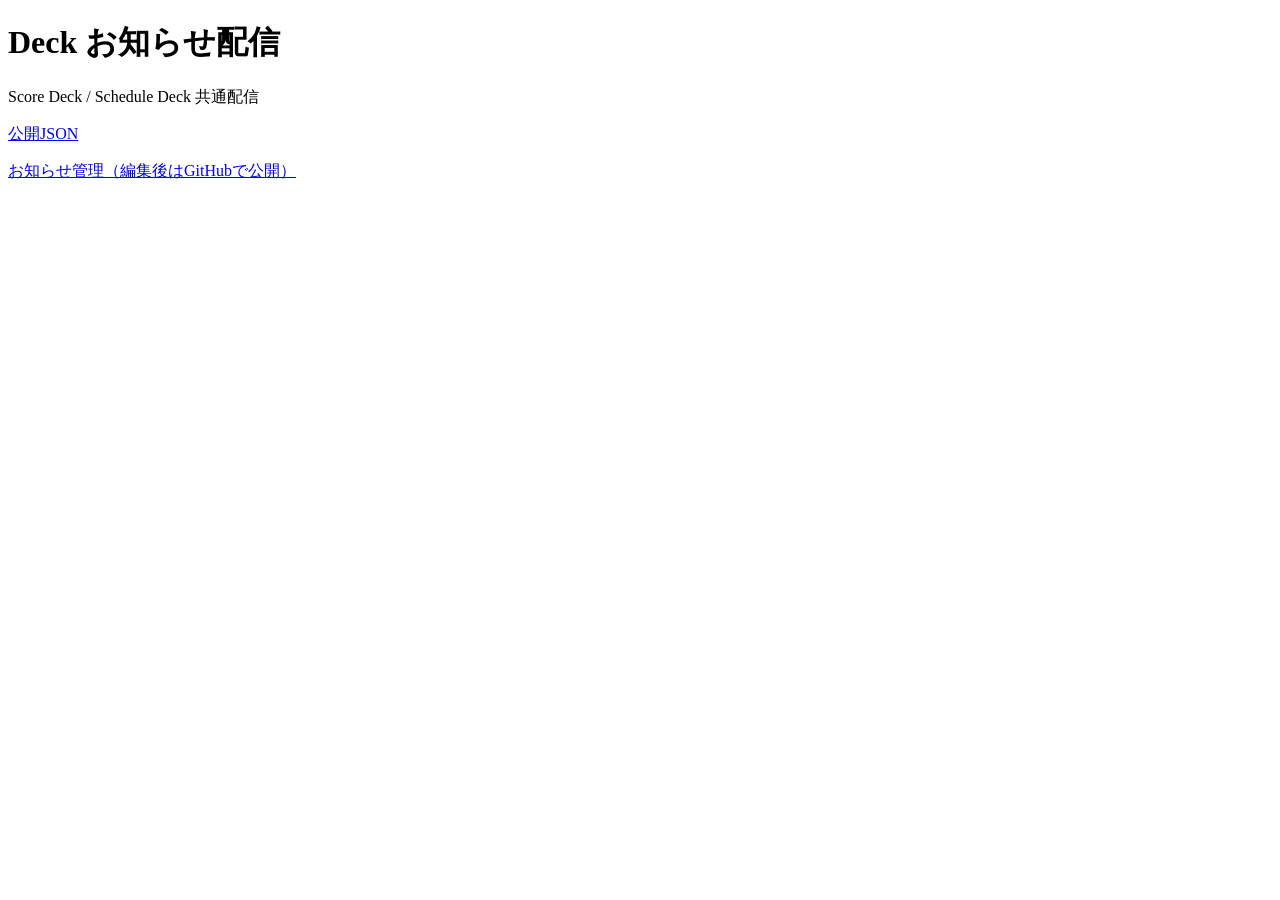
<file: docs/index.html>
<!doctype html><html lang="ja"><meta charset="utf-8"><meta name="viewport" content="width=device-width, initial-scale=1"><title>Deck お知らせ配信</title><h1>Deck お知らせ配信</h1><p>Score Deck / Schedule Deck 共通配信</p><a href="announcements.json">公開JSON</a><p><a href="admin/">お知らせ管理（編集後はGitHubで公開）</a></p></html>
</file>
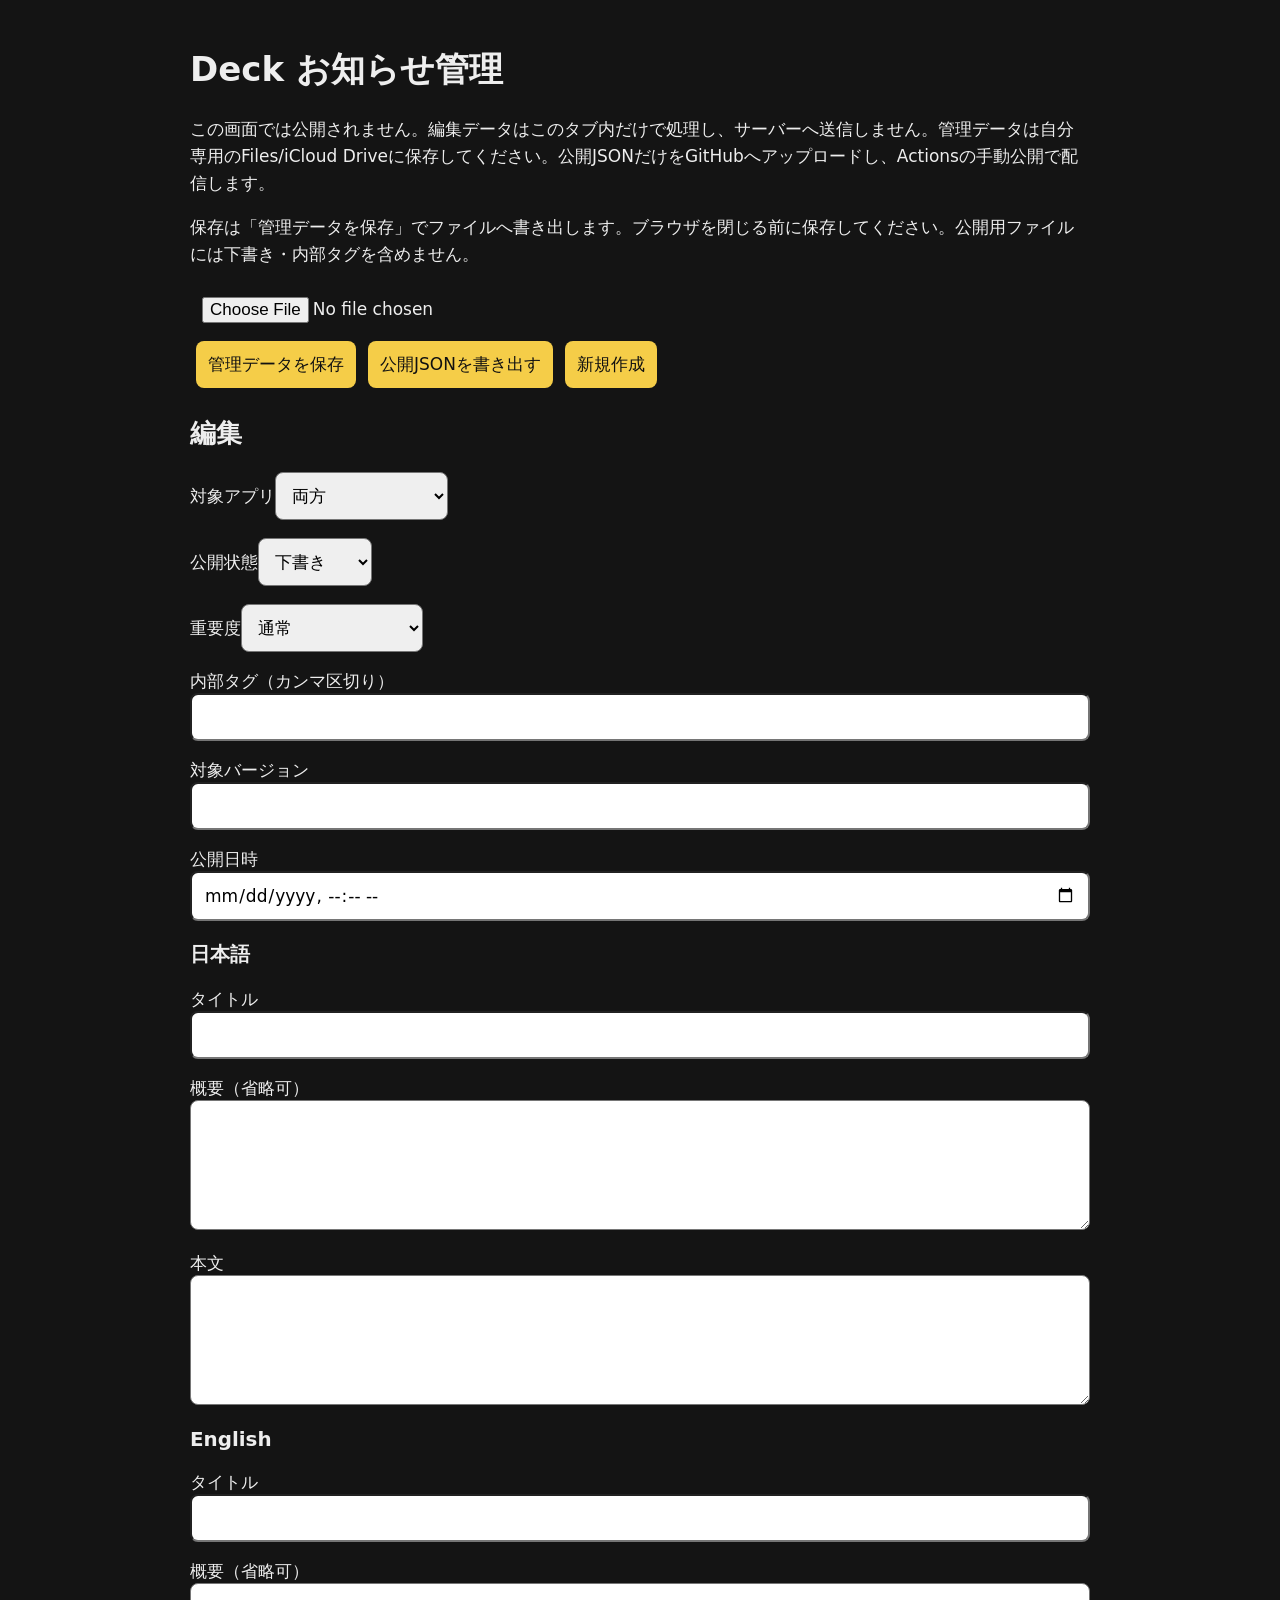
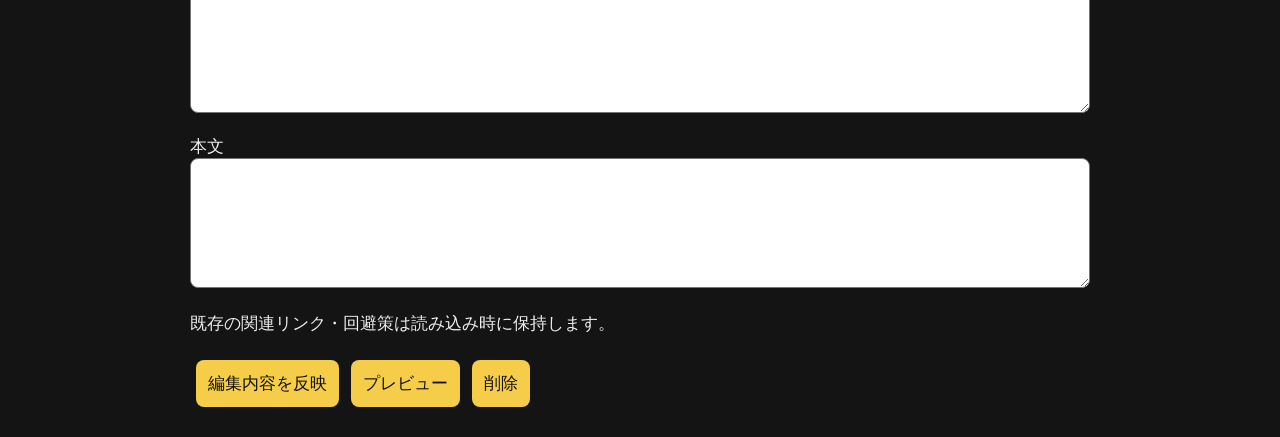
<file: docs/admin/index.html>
<!doctype html><html lang="ja"><meta charset="utf-8"><meta name="viewport" content="width=device-width,initial-scale=1"><meta name="referrer" content="no-referrer"><meta http-equiv="Content-Security-Policy" content="default-src 'none'; script-src 'unsafe-inline'; style-src 'unsafe-inline'; connect-src 'none'; img-src 'none'; object-src 'none'; base-uri 'none'; form-action 'none'"><title>Deck お知らせ管理</title>
<style>body{font:17px system-ui;background:#141414;color:#eee;max-width:900px;margin:auto;padding:24px}input,textarea,select,button{font:inherit;padding:12px;border-radius:8px;box-sizing:border-box;max-width:100%}input,textarea{width:100%}textarea{min-height:130px}label{display:block;margin:18px 0}button{margin:6px;background:#f5cd48;color:#111;border:0;cursor:pointer}article{padding:16px;border-bottom:1px solid #555}small{color:#bbb}#preview{white-space:pre-wrap;border:1px solid #777;padding:20px}p{line-height:1.6}</style>
<h1>Deck お知らせ管理</h1><p>この画面では公開されません。編集データはこのタブ内だけで処理し、サーバーへ送信しません。管理データは自分専用のFiles/iCloud Driveに保存してください。公開JSONだけをGitHubへアップロードし、Actionsの手動公開で配信します。</p><p>保存は「管理データを保存」でファイルへ書き出します。ブラウザを閉じる前に保存してください。公開用ファイルには下書き・内部タグを含めません。</p>
<input type="file" id="importFile" accept="application/json,.json"><button id="backup">管理データを保存</button><button id="export">公開JSONを書き出す</button><button id="new">新規作成</button><p id="message" role="status"></p><section id="list"></section>
<form id="editor"><h2>編集</h2><p id="identity"></p><label>対象アプリ<select id="apps"><option value="both">両方</option><option value="scoredeck">Score Deck</option><option value="scheduledeck">Schedule Deck</option></select></label><label>公開状態<select id="status"><option value="draft">下書き</option><option value="published">公開対象</option></select></label><label>重要度<select id="importance"><option value="normal">通常</option><option value="important">重要（上部固定）</option></select></label><label>内部タグ（カンマ区切り）<input id="tags"></label><label>対象バージョン<input id="version"></label><label>公開日時<input type="datetime-local" id="date" required></label>
<div id="languages"></div><p>既存の関連リンク・回避策は読み込み時に保持します。</p><button type="submit">編集内容を反映</button><button type="button" id="showPreview">プレビュー</button><button type="button" id="delete">削除</button></form><section id="preview" hidden></section>
<script>
'use strict';
const $=id=>document.getElementById(id);let records=[],selected=null,dirty=false,needsSave=false;
for(const lang of ['ja','en']){const h=document.createElement('h3');h.textContent=lang==='ja'?'日本語':'English';$('languages').append(h);for(const [key,label] of [['title','タイトル'],['summary','概要（省略可）'],['body','本文']]){const l=document.createElement('label');l.textContent=label;const e=document.createElement(key==='title'?'input':'textarea');e.id=lang+'_'+key;l.append(e);$('languages').append(l)}}
function msg(t){$('message').textContent=t}function download(name,data){const u=URL.createObjectURL(new Blob([JSON.stringify(data,null,2)],{type:'application/json'}));const a=document.createElement('a');a.href=u;a.download=name;a.click();setTimeout(()=>URL.revokeObjectURL(u),5000)}
function render(){const list=$('list');list.replaceChildren();for(const r of records){const a=document.createElement('article'),b=document.createElement('button');b.textContent=(r.translations.ja||r.translations.en).title||'無題';b.onclick=()=>{if(dirty&&!confirm('未反映の編集を破棄しますか？'))return;edit(r)};a.append(b,document.createTextNode(' '+r.status+' / '+r.apps.join(', ')));list.append(a)}}
function edit(r){selected=r.id;$('identity').textContent='ID: '+r.id;$('apps').value=r.apps.length===2?'both':r.apps[0];$('status').value=r.status;$('importance').value=r.category==='important'?'important':'normal';$('tags').value=(r.internalTags||[]).join(', ');$('version').value=r.targetVersion||'';const d=new Date(r.publishedAt);$('date').value=new Date(d-d.getTimezoneOffset()*60000).toISOString().slice(0,16);for(const lang of ['ja','en'])for(const key of ['title','summary','body'])$(lang+'_'+key).value=r.translations[lang]?.[key]||'';dirty=false;$('preview').hidden=true}
function collect(){const old=records.find(r=>r.id===selected);if(!old)throw Error('新規作成してください');const r=structuredClone(old);r.apps=$('apps').value==='both'?['scoredeck','scheduledeck']:[$('apps').value];r.status=$('status').value;r.category=$('importance').value==='important'?'important':(old.category==='important'?'other':old.category);r.internalTags=$('tags').value.split(',').map(s=>s.trim()).filter(Boolean);r.targetVersion=$('version').value;r.publishedAt=new Date($('date').value).toISOString();for(const lang of ['ja','en']){r.translations[lang]={...r.translations[lang]};for(const key of ['title','summary','body'])r.translations[lang][key]=$(lang+'_'+key).value}return r}
function validate(r,publish=false){if(!r||typeof r.id!=='string'||!r.id||r.id.length>200||!Array.isArray(r.apps)||!r.apps.length||r.apps.some(a=>!['scoredeck','scheduledeck'].includes(a))||!['draft','published'].includes(r.status)||!['important','bug','improvement','feature','other'].includes(r.category)||!Number.isFinite(Date.parse(r.publishedAt)))throw Error('管理データの形式が不正です');if(!r.translations||Object.keys(r.translations).some(l=>!['ja','en'].includes(l))||!(r.translations.ja||r.translations.en))throw Error('翻訳が必要です');for(const t of Object.values(r.translations)){if(typeof t.title!=='string'||typeof t.summary!=='string'||typeof t.body!=='string'||[...t.title].length>300||[...t.summary].length>2000||[...t.body].length>50000)throw Error('本文または文字数が不正です');if(publish&&(!t.title.trim()||!t.body.trim()))throw Error('公開するには日英のタイトルと本文を入力してください')}for(const l of r.links||[]){const u=new URL(l.url);if(u.protocol!=='https:'||u.username||u.password||(u.port&&u.port!=='443'))throw Error('関連リンクは認証情報なしのHTTPSが必要です')}}
$('new').onclick=()=>{if(dirty&&!confirm('未反映の編集を破棄しますか？'))return;const r={id:crypto.randomUUID(),apps:['scoredeck','scheduledeck'],category:'other',status:'draft',internalTags:[],publishedAt:new Date().toISOString().replace(/\.\d{3}Z$/,'Z'),translations:{ja:{title:'',summary:'',body:''},en:{title:'',summary:'',body:''}}};records.push(r);needsSave=true;render();edit(r)};
$('editor').oninput=()=>dirty=true;$('editor').onsubmit=e=>{e.preventDefault();try{const r=collect();validate(r,r.status==='published');records=records.map(x=>x.id===r.id?r:x);dirty=false;needsSave=true;render();msg('反映しました。管理データを保存してください。')}catch(e){msg(e.message)}};
$('showPreview').onclick=()=>{try{const r=collect();$('preview').hidden=false;$('preview').textContent=[r.apps.join(' / '),r.publishedAt,r.category==='important'?'上部固定':'',r.targetVersion||'',...['ja','en'].map(l=>[l,r.translations[l].title,r.translations[l].summary,r.translations[l].body,r.translations[l].workaround||''].join('\n\n')),...(r.links||[]).map(l=>l.title+'\n'+l.url)].filter(Boolean).join('\n\n────────\n\n')}catch(e){msg(e.message)}};
$('delete').onclick=()=>{if(selected&&confirm('このお知らせを削除しますか？ 公開済みの場合は公開JSONの更新も必要です。')){records=records.filter(r=>r.id!==selected);selected=null;$('editor').reset();dirty=false;needsSave=true;render()}};
$('backup').onclick=()=>{if(dirty){msg('先に編集内容を反映してください');return}download('deck-announcements-admin.json',{adminVersion:1,records});needsSave=false;msg('ダウンロード先に保存されたファイルを確認してください')};
$('export').onclick=()=>{try{if(dirty)throw Error('先に編集内容を反映してください');const announcements=records.filter(r=>r.status==='published').map(r=>{validate(r,true);const publicItem={};for(const key of ['id','apps','category','publishedAt','targetVersion','translations','links'])if(r[key]!==undefined)publicItem[key]=structuredClone(r[key]);for(const lang of Object.keys(publicItem.translations)){const original=publicItem.translations[lang];publicItem.translations[lang]={};for(const key of ['title','summary','body','workaround'])if(original[key]!==undefined)publicItem.translations[lang][key]=original[key]}if(publicItem.links)publicItem.links=publicItem.links.map(l=>({title:l.title,url:l.url}));publicItem.publishedAt=new Date(r.publishedAt).toISOString().replace(/\.\d{3}Z$/,'Z');return publicItem});const feed={schemaVersion:1,announcements};if(announcements.length>500||new Blob([JSON.stringify(feed,null,2)]).size>1048576)throw Error('公開上限を超えています');download('announcements.json',feed);msg('書き出しました。GitHubの認証済み画面でdocs/announcements.jsonを更新し、検証成功後にActionsでpublishを選んで手動公開してください。')}catch(e){msg(e.message)}};
$('importFile').onchange=async e=>{try{const file=e.target.files[0];if(!file)return;if(file.size>10485760)throw Error('ファイルが大きすぎます');if(!confirm('現在の管理データを読み込んだ内容で置き換えます。保存は済んでいますか？'))return;const data=JSON.parse(await file.text());const next=data.adminVersion===1?data.records:data.schemaVersion===1?data.announcements.map(r=>({...r,status:'published',internalTags:[]})):null;if(!Array.isArray(next)||next.length>500)throw Error('対応していない形式です');next.forEach(r=>validate(r));if(new Set(next.map(r=>r.id)).size!==next.length)throw Error('IDが重複しています');records=next;selected=null;dirty=false;needsSave=false;render();if(records.length)edit(records[0]);msg('読み込みました')}catch(e){msg(e.message)}};
window.onbeforeunload=e=>{if(dirty||needsSave){e.preventDefault();e.returnValue=''}};
</script></html>
</file>
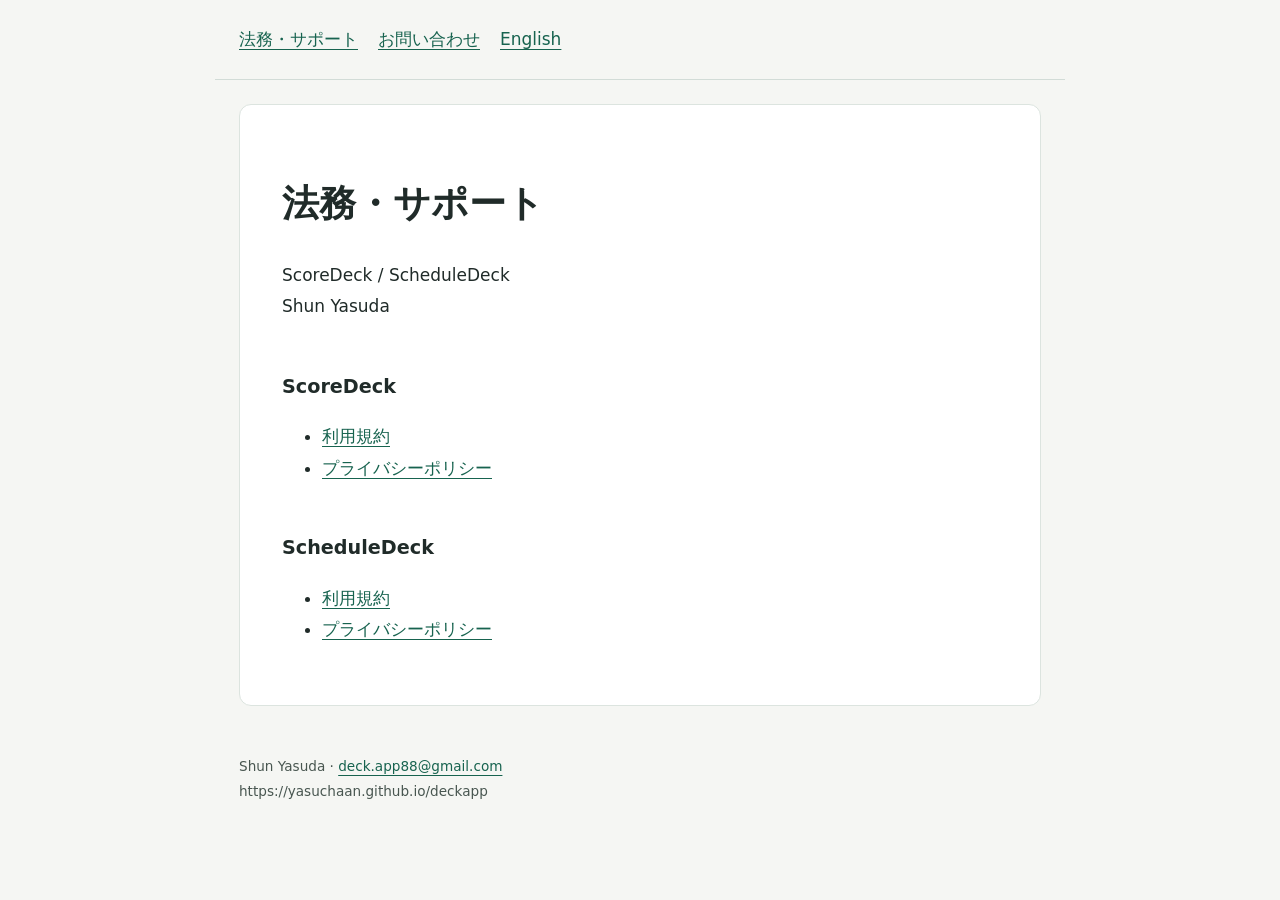
<file: docs/legal/index.html>
<!doctype html><html lang="ja"><head><meta charset="utf-8"><meta name="viewport" content="width=device-width,initial-scale=1"><title>法務・サポート | Deck Apps</title><link rel="stylesheet" href="../legal-assets/style.css"></head><body><header><nav aria-label="メインナビゲーション"><a href="index.html" >法務・サポート</a> <a href="../support/index.html" >お問い合わせ</a> <a href="../en/legal/index.html" hreflang="en">English</a></nav></header><main><article><h1>法務・サポート</h1><p>ScoreDeck / ScheduleDeck<br>Shun Yasuda</p><h2>ScoreDeck</h2><ul><li><a href="../scoredeck/terms/index.html" >利用規約</a></li><li><a href="../scoredeck/privacy/index.html" >プライバシーポリシー</a></li></ul><h2>ScheduleDeck</h2><ul><li><a href="../scheduledeck/terms/index.html" >利用規約</a></li><li><a href="../scheduledeck/privacy/index.html" >プライバシーポリシー</a></li></ul></article></main><footer>Shun Yasuda · <a href="mailto:deck.app88@gmail.com">deck.app88@gmail.com</a><br>https://yasuchaan.github.io/deckapp</footer></body></html>
</file>
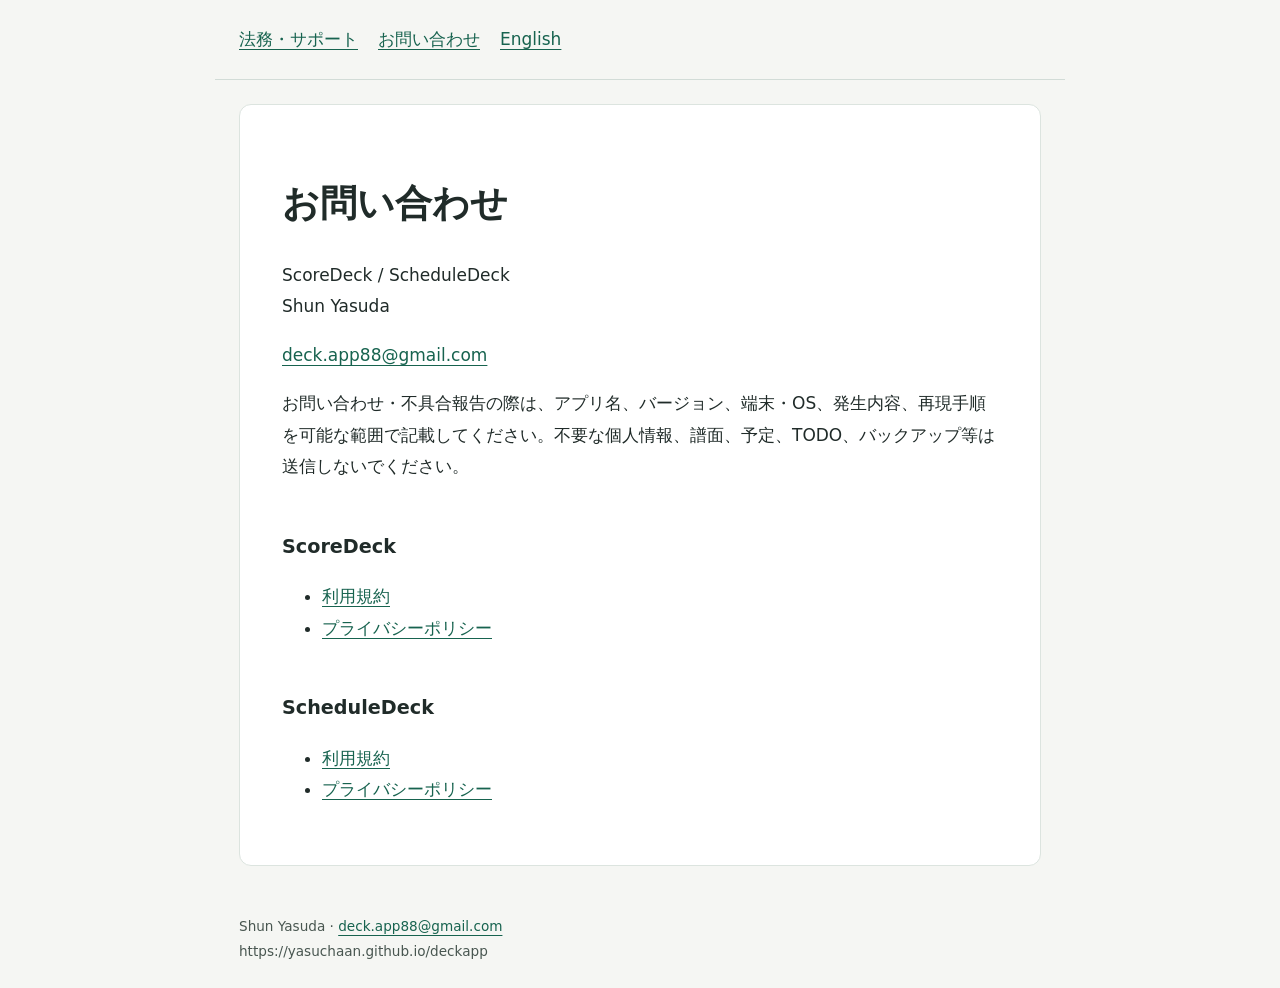
<file: docs/support/index.html>
<!doctype html><html lang="ja"><head><meta charset="utf-8"><meta name="viewport" content="width=device-width,initial-scale=1"><title>お問い合わせ | Deck Apps</title><link rel="stylesheet" href="../legal-assets/style.css"></head><body><header><nav aria-label="メインナビゲーション"><a href="../legal/index.html" >法務・サポート</a> <a href="index.html" >お問い合わせ</a> <a href="../en/support/index.html" hreflang="en">English</a></nav></header><main><article><h1>お問い合わせ</h1><p>ScoreDeck / ScheduleDeck<br>Shun Yasuda</p><p><a href="mailto:deck.app88@gmail.com">deck.app88@gmail.com</a></p><p>お問い合わせ・不具合報告の際は、アプリ名、バージョン、端末・OS、発生内容、再現手順を可能な範囲で記載してください。不要な個人情報、譜面、予定、TODO、バックアップ等は送信しないでください。</p><h2>ScoreDeck</h2><ul><li><a href="../scoredeck/terms/index.html" >利用規約</a></li><li><a href="../scoredeck/privacy/index.html" >プライバシーポリシー</a></li></ul><h2>ScheduleDeck</h2><ul><li><a href="../scheduledeck/terms/index.html" >利用規約</a></li><li><a href="../scheduledeck/privacy/index.html" >プライバシーポリシー</a></li></ul></article></main><footer>Shun Yasuda · <a href="mailto:deck.app88@gmail.com">deck.app88@gmail.com</a><br>https://yasuchaan.github.io/deckapp</footer></body></html>
</file>
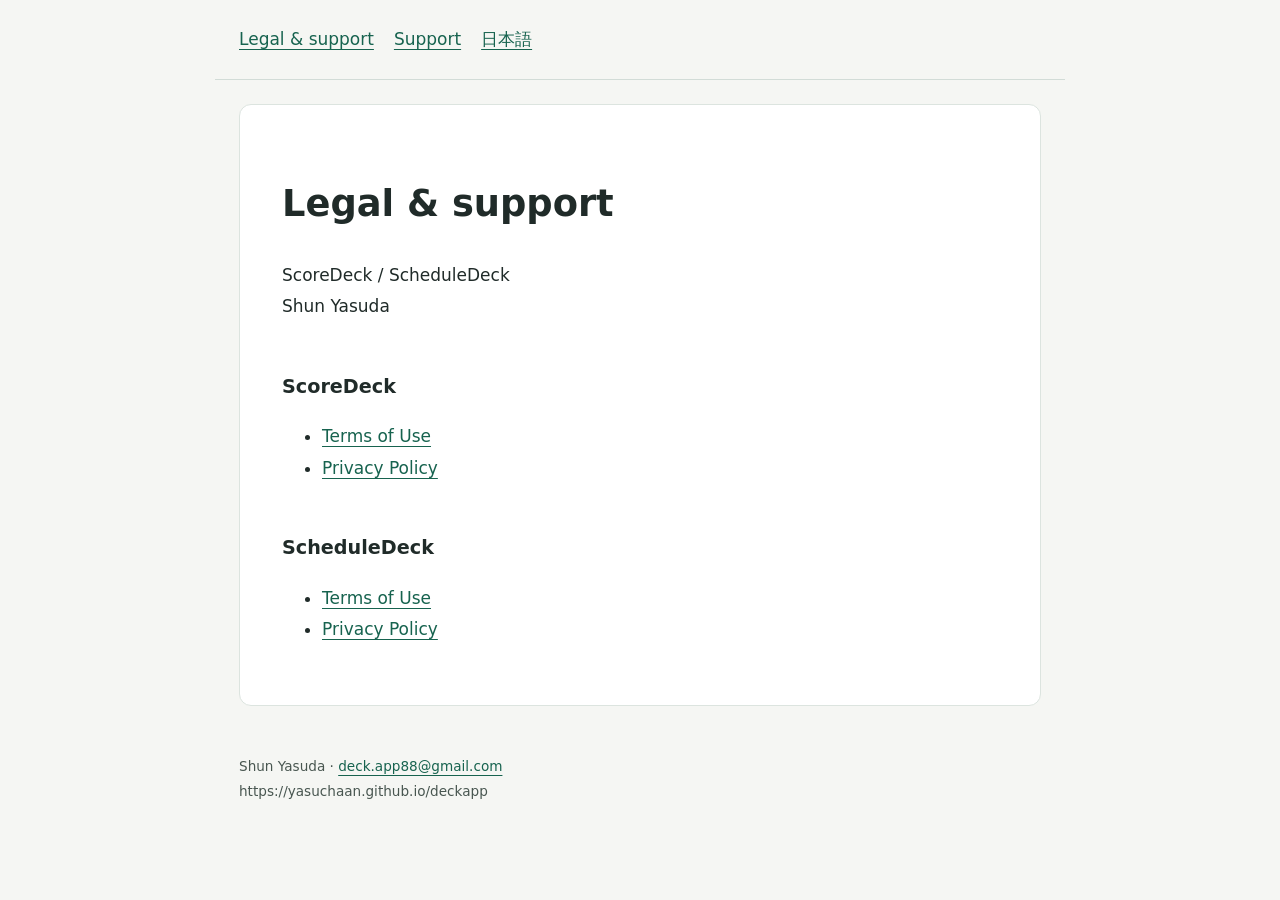
<file: docs/en/legal/index.html>
<!doctype html><html lang="en"><head><meta charset="utf-8"><meta name="viewport" content="width=device-width,initial-scale=1"><title>Legal &amp; support | Deck Apps</title><link rel="stylesheet" href="../../legal-assets/style.css"></head><body><header><nav aria-label="Main navigation"><a href="index.html" >Legal &amp; support</a> <a href="../support/index.html" >Support</a> <a href="../../legal/index.html" hreflang="ja">日本語</a></nav></header><main><article><h1>Legal & support</h1><p>ScoreDeck / ScheduleDeck<br>Shun Yasuda</p><h2>ScoreDeck</h2><ul><li><a href="../scoredeck/terms/index.html" >Terms of Use</a></li><li><a href="../scoredeck/privacy/index.html" >Privacy Policy</a></li></ul><h2>ScheduleDeck</h2><ul><li><a href="../scheduledeck/terms/index.html" >Terms of Use</a></li><li><a href="../scheduledeck/privacy/index.html" >Privacy Policy</a></li></ul></article></main><footer>Shun Yasuda · <a href="mailto:deck.app88@gmail.com">deck.app88@gmail.com</a><br>https://yasuchaan.github.io/deckapp</footer></body></html>
</file>
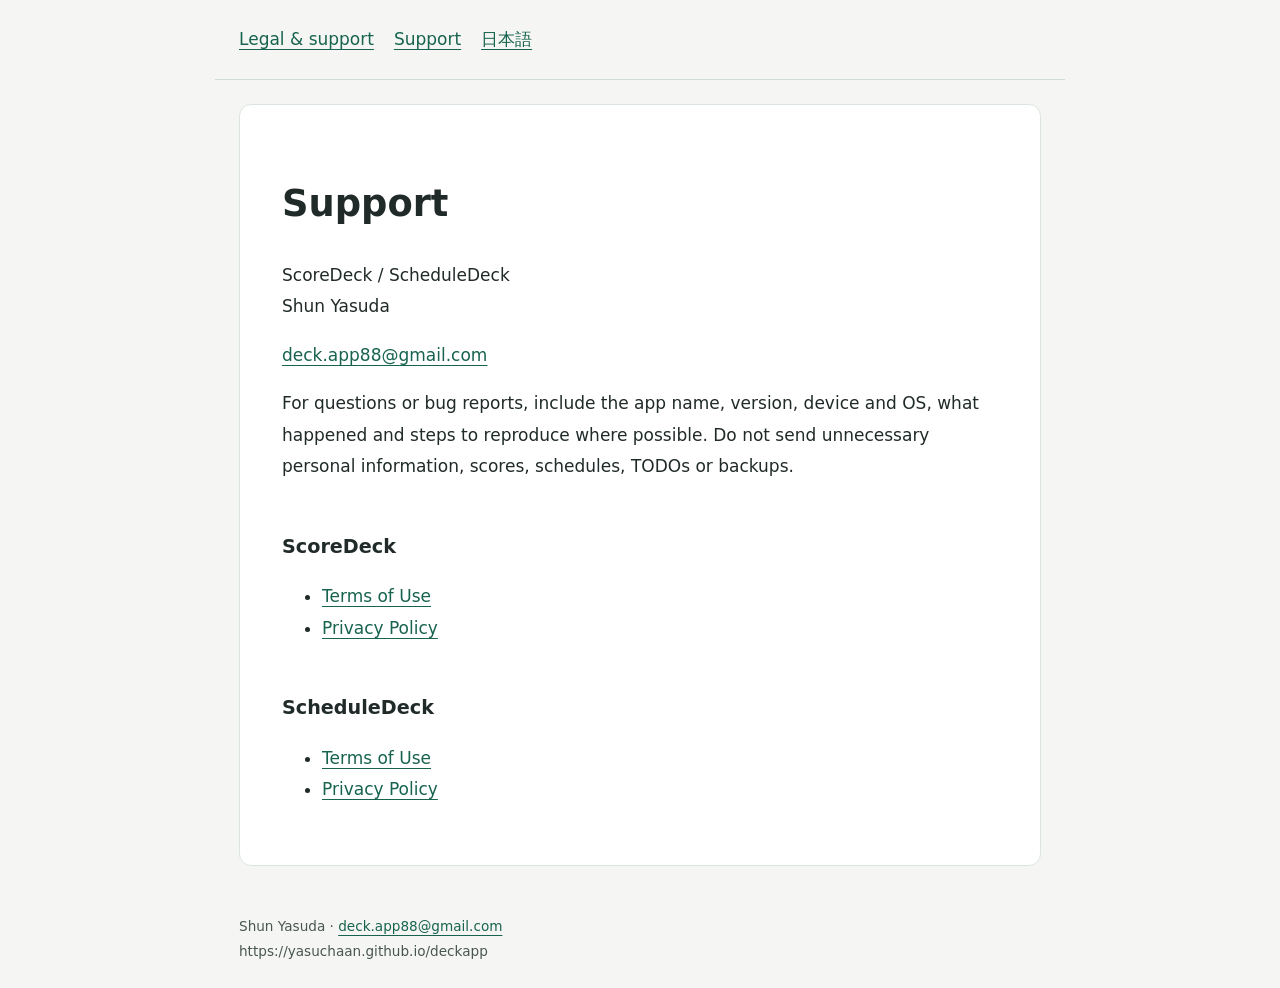
<file: docs/en/support/index.html>
<!doctype html><html lang="en"><head><meta charset="utf-8"><meta name="viewport" content="width=device-width,initial-scale=1"><title>Support | Deck Apps</title><link rel="stylesheet" href="../../legal-assets/style.css"></head><body><header><nav aria-label="Main navigation"><a href="../legal/index.html" >Legal &amp; support</a> <a href="index.html" >Support</a> <a href="../../support/index.html" hreflang="ja">日本語</a></nav></header><main><article><h1>Support</h1><p>ScoreDeck / ScheduleDeck<br>Shun Yasuda</p><p><a href="mailto:deck.app88@gmail.com">deck.app88@gmail.com</a></p><p>For questions or bug reports, include the app name, version, device and OS, what happened and steps to reproduce where possible. Do not send unnecessary personal information, scores, schedules, TODOs or backups.</p><h2>ScoreDeck</h2><ul><li><a href="../scoredeck/terms/index.html" >Terms of Use</a></li><li><a href="../scoredeck/privacy/index.html" >Privacy Policy</a></li></ul><h2>ScheduleDeck</h2><ul><li><a href="../scheduledeck/terms/index.html" >Terms of Use</a></li><li><a href="../scheduledeck/privacy/index.html" >Privacy Policy</a></li></ul></article></main><footer>Shun Yasuda · <a href="mailto:deck.app88@gmail.com">deck.app88@gmail.com</a><br>https://yasuchaan.github.io/deckapp</footer></body></html>
</file>
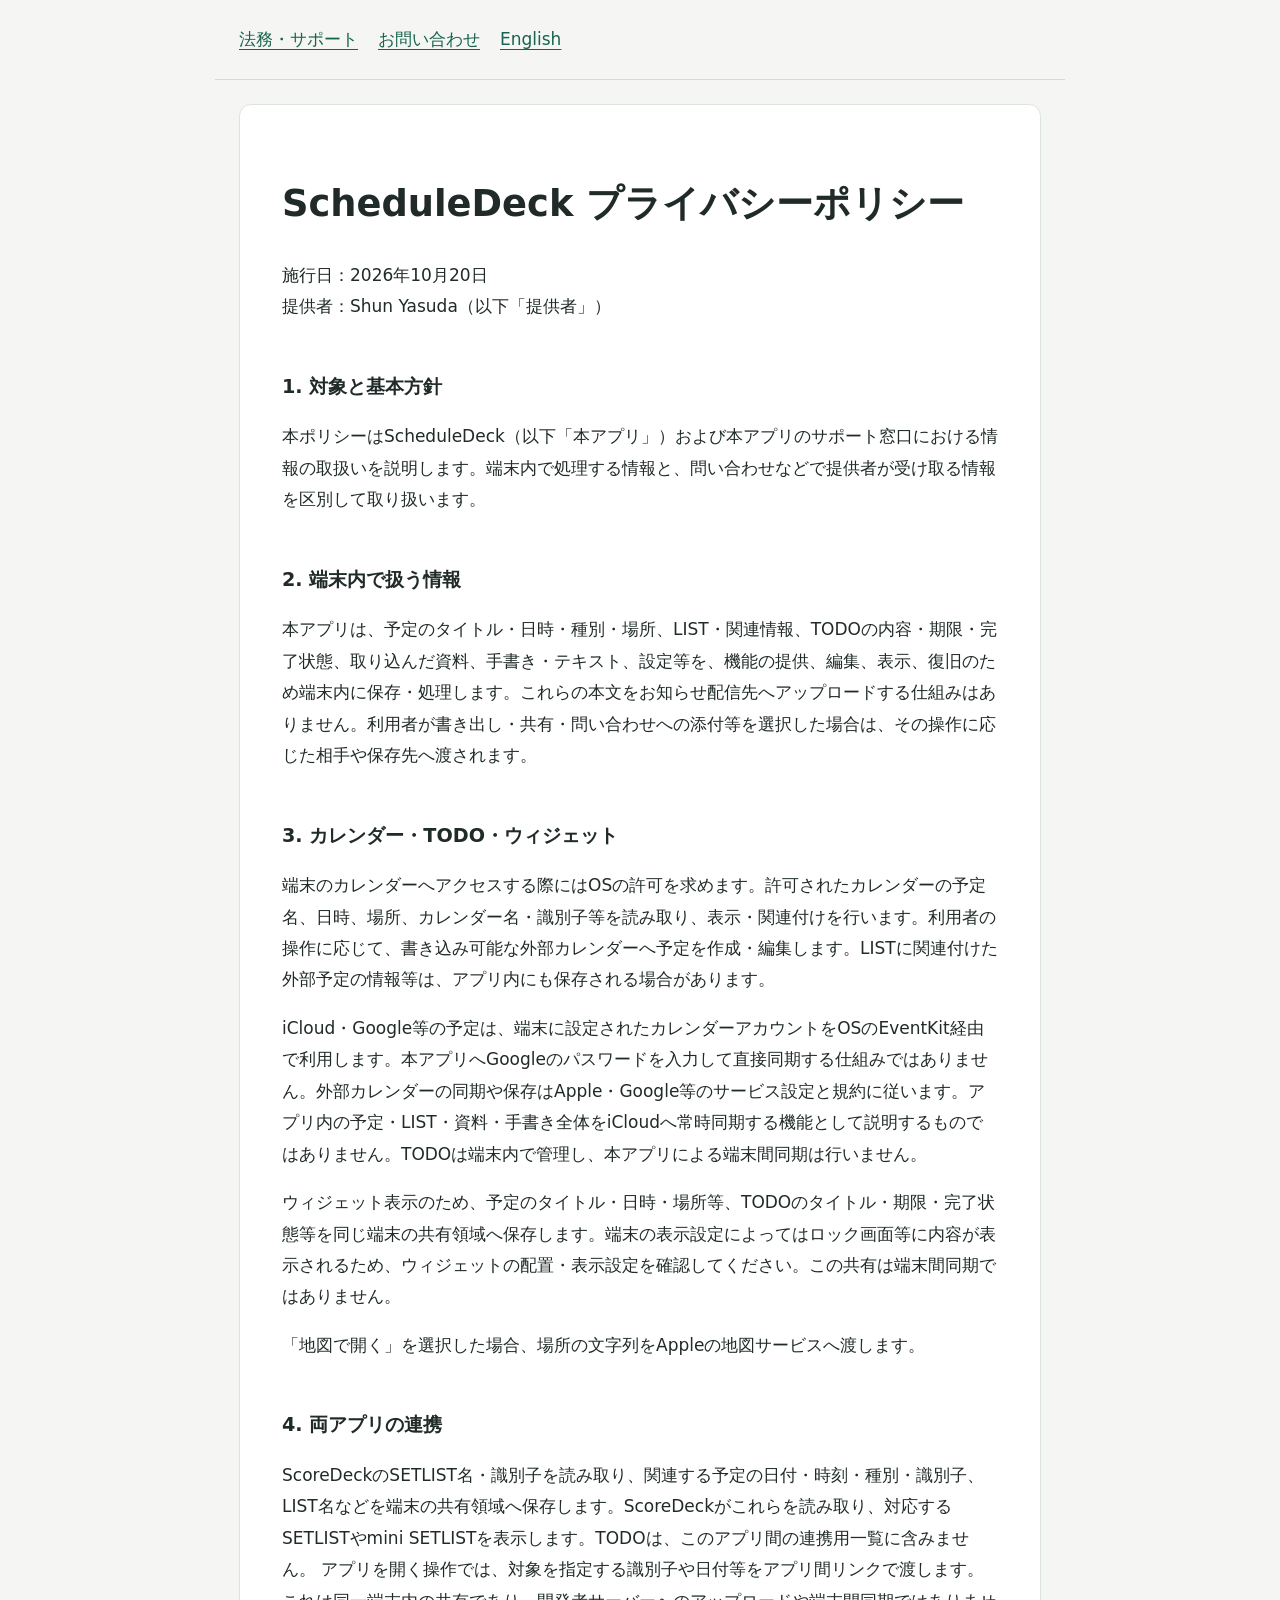
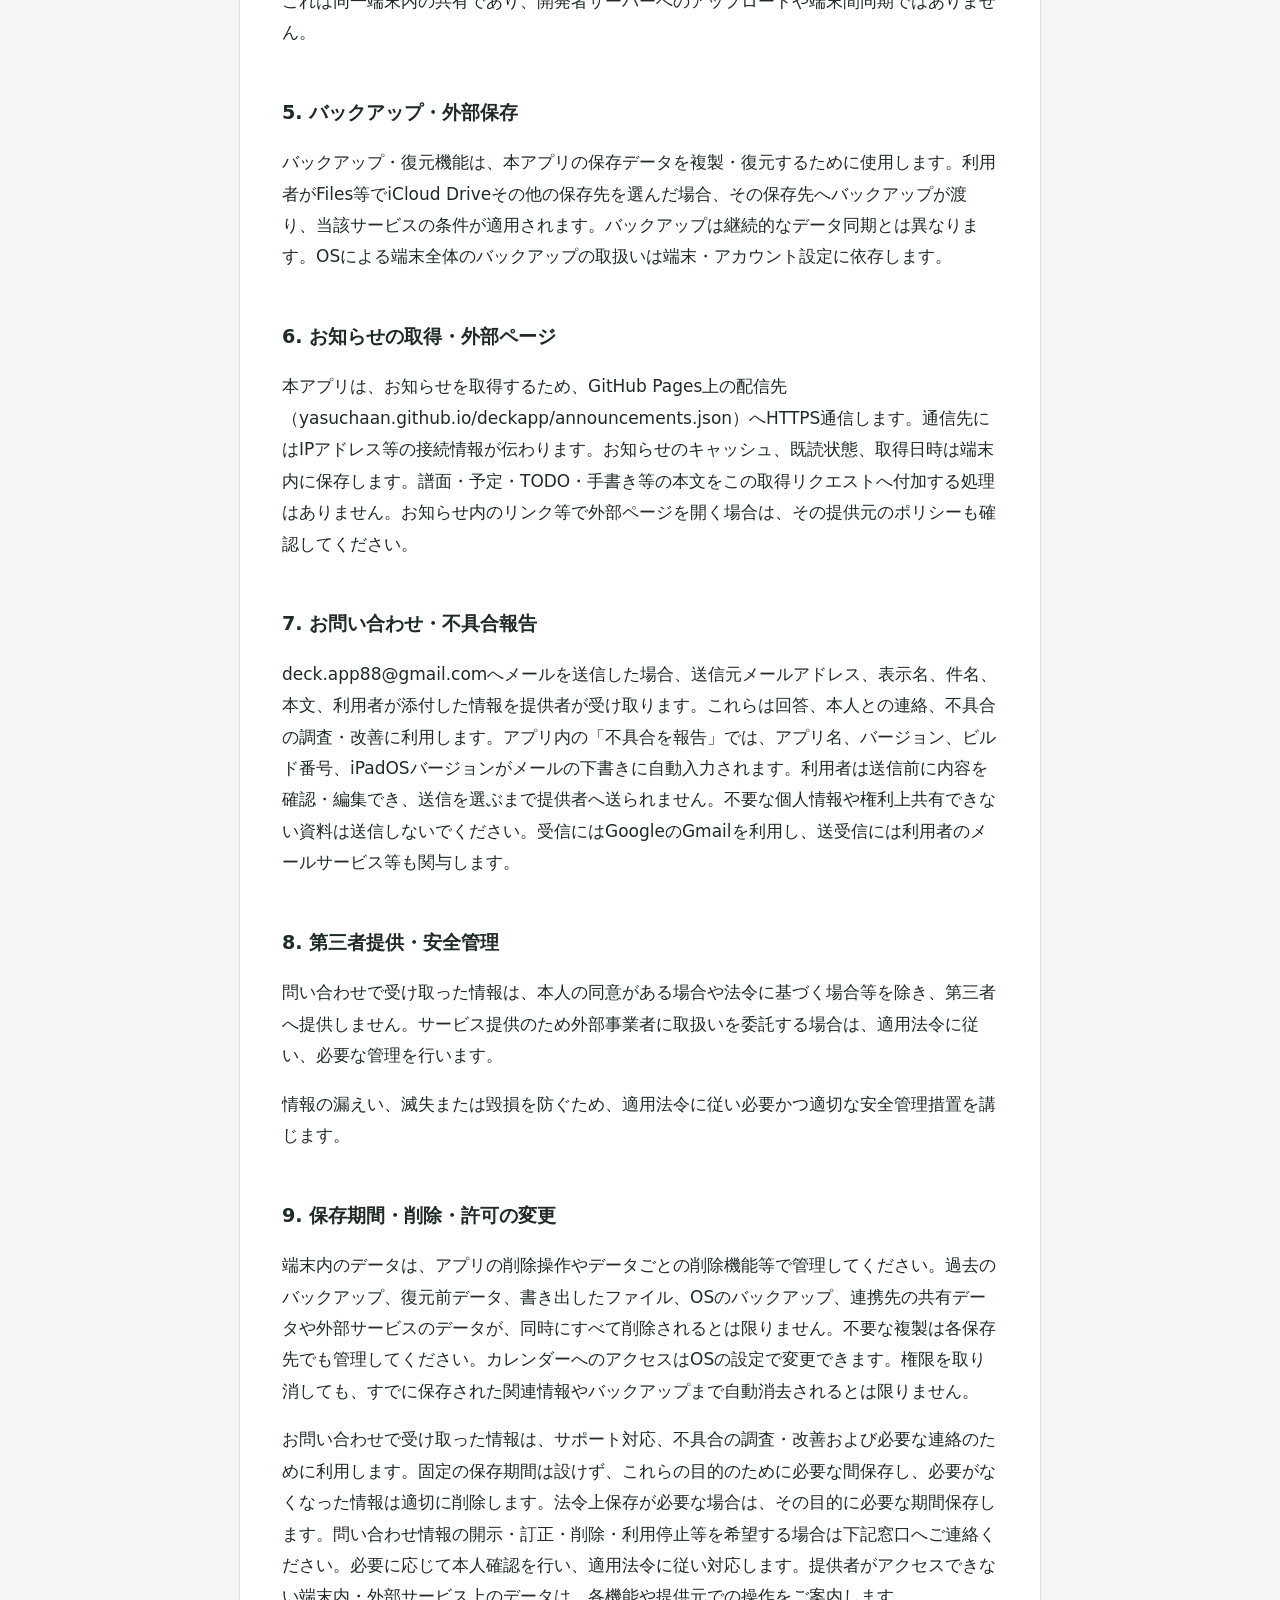
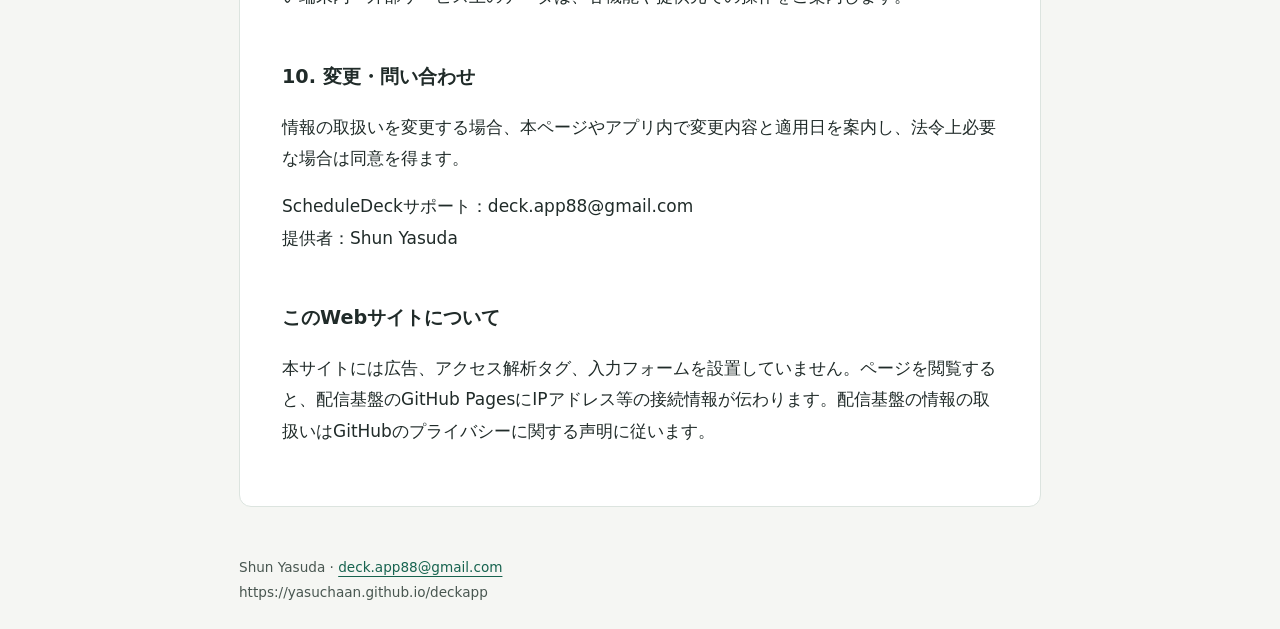
<file: docs/scheduledeck/privacy/index.html>
<!doctype html><html lang="ja"><head><meta charset="utf-8"><meta name="viewport" content="width=device-width,initial-scale=1"><title>ScheduleDeck プライバシーポリシー | Deck Apps</title><link rel="stylesheet" href="../../legal-assets/style.css"></head><body><header><nav aria-label="メインナビゲーション"><a href="../../legal/index.html" >法務・サポート</a> <a href="../../support/index.html" >お問い合わせ</a> <a href="../../en/scheduledeck/privacy/index.html" hreflang="en">English</a></nav></header><main><article><h1>ScheduleDeck プライバシーポリシー</h1>
<p>施行日：2026年10月20日<br>提供者：Shun Yasuda（以下「提供者」）</p>
<h2>1. 対象と基本方針</h2>
<p>本ポリシーはScheduleDeck（以下「本アプリ」）および本アプリのサポート窓口における情報の取扱いを説明します。端末内で処理する情報と、問い合わせなどで提供者が受け取る情報を区別して取り扱います。</p>
<h2>2. 端末内で扱う情報</h2>
<p>本アプリは、予定のタイトル・日時・種別・場所、LIST・関連情報、TODOの内容・期限・完了状態、取り込んだ資料、手書き・テキスト、設定等を、機能の提供、編集、表示、復旧のため端末内に保存・処理します。これらの本文をお知らせ配信先へアップロードする仕組みはありません。利用者が書き出し・共有・問い合わせへの添付等を選択した場合は、その操作に応じた相手や保存先へ渡されます。</p>
<h2>3. カレンダー・TODO・ウィジェット</h2>
<p>端末のカレンダーへアクセスする際にはOSの許可を求めます。許可されたカレンダーの予定名、日時、場所、カレンダー名・識別子等を読み取り、表示・関連付けを行います。利用者の操作に応じて、書き込み可能な外部カレンダーへ予定を作成・編集します。LISTに関連付けた外部予定の情報等は、アプリ内にも保存される場合があります。</p>
<p>iCloud・Google等の予定は、端末に設定されたカレンダーアカウントをOSのEventKit経由で利用します。本アプリへGoogleのパスワードを入力して直接同期する仕組みではありません。外部カレンダーの同期や保存はApple・Google等のサービス設定と規約に従います。アプリ内の予定・LIST・資料・手書き全体をiCloudへ常時同期する機能として説明するものではありません。TODOは端末内で管理し、本アプリによる端末間同期は行いません。</p>
<p>ウィジェット表示のため、予定のタイトル・日時・場所等、TODOのタイトル・期限・完了状態等を同じ端末の共有領域へ保存します。端末の表示設定によってはロック画面等に内容が表示されるため、ウィジェットの配置・表示設定を確認してください。この共有は端末間同期ではありません。</p>
<p>「地図で開く」を選択した場合、場所の文字列をAppleの地図サービスへ渡します。</p>
<h2>4. 両アプリの連携</h2>
<p>ScoreDeckのSETLIST名・識別子を読み取り、関連する予定の日付・時刻・種別・識別子、LIST名などを端末の共有領域へ保存します。ScoreDeckがこれらを読み取り、対応するSETLISTやmini SETLISTを表示します。TODOは、このアプリ間の連携用一覧に含みません。 アプリを開く操作では、対象を指定する識別子や日付等をアプリ間リンクで渡します。これは同一端末内の共有であり、開発者サーバーへのアップロードや端末間同期ではありません。</p>
<h2>5. バックアップ・外部保存</h2>
<p>バックアップ・復元機能は、本アプリの保存データを複製・復元するために使用します。利用者がFiles等でiCloud Driveその他の保存先を選んだ場合、その保存先へバックアップが渡り、当該サービスの条件が適用されます。バックアップは継続的なデータ同期とは異なります。OSによる端末全体のバックアップの取扱いは端末・アカウント設定に依存します。</p>
<h2>6. お知らせの取得・外部ページ</h2>
<p>本アプリは、お知らせを取得するため、GitHub Pages上の配信先（yasuchaan.github.io/deckapp/announcements.json）へHTTPS通信します。通信先にはIPアドレス等の接続情報が伝わります。お知らせのキャッシュ、既読状態、取得日時は端末内に保存します。譜面・予定・TODO・手書き等の本文をこの取得リクエストへ付加する処理はありません。お知らせ内のリンク等で外部ページを開く場合は、その提供元のポリシーも確認してください。</p>
<h2>7. お問い合わせ・不具合報告</h2>
<p>deck.app88@gmail.comへメールを送信した場合、送信元メールアドレス、表示名、件名、本文、利用者が添付した情報を提供者が受け取ります。これらは回答、本人との連絡、不具合の調査・改善に利用します。アプリ内の「不具合を報告」では、アプリ名、バージョン、ビルド番号、iPadOSバージョンがメールの下書きに自動入力されます。利用者は送信前に内容を確認・編集でき、送信を選ぶまで提供者へ送られません。不要な個人情報や権利上共有できない資料は送信しないでください。受信にはGoogleのGmailを利用し、送受信には利用者のメールサービス等も関与します。</p>
<h2>8. 第三者提供・安全管理</h2>
<p>問い合わせで受け取った情報は、本人の同意がある場合や法令に基づく場合等を除き、第三者へ提供しません。サービス提供のため外部事業者に取扱いを委託する場合は、適用法令に従い、必要な管理を行います。</p>
<p>情報の漏えい、滅失または毀損を防ぐため、適用法令に従い必要かつ適切な安全管理措置を講じます。</p>
<h2>9. 保存期間・削除・許可の変更</h2>
<p>端末内のデータは、アプリの削除操作やデータごとの削除機能等で管理してください。過去のバックアップ、復元前データ、書き出したファイル、OSのバックアップ、連携先の共有データや外部サービスのデータが、同時にすべて削除されるとは限りません。不要な複製は各保存先でも管理してください。カレンダーへのアクセスはOSの設定で変更できます。権限を取り消しても、すでに保存された関連情報やバックアップまで自動消去されるとは限りません。</p>
<p>お問い合わせで受け取った情報は、サポート対応、不具合の調査・改善および必要な連絡のために利用します。固定の保存期間は設けず、これらの目的のために必要な間保存し、必要がなくなった情報は適切に削除します。法令上保存が必要な場合は、その目的に必要な期間保存します。問い合わせ情報の開示・訂正・削除・利用停止等を希望する場合は下記窓口へご連絡ください。必要に応じて本人確認を行い、適用法令に従い対応します。提供者がアクセスできない端末内・外部サービス上のデータは、各機能や提供元での操作をご案内します。</p>
<h2>10. 変更・問い合わせ</h2>
<p>情報の取扱いを変更する場合、本ページやアプリ内で変更内容と適用日を案内し、法令上必要な場合は同意を得ます。</p>
<p>ScheduleDeckサポート：deck.app88@gmail.com<br>提供者：Shun Yasuda</p>
<h2>このWebサイトについて</h2>
<p>本サイトには広告、アクセス解析タグ、入力フォームを設置していません。ページを閲覧すると、配信基盤のGitHub PagesにIPアドレス等の接続情報が伝わります。配信基盤の情報の取扱いはGitHubのプライバシーに関する声明に従います。</p></article></main><footer>Shun Yasuda · <a href="mailto:deck.app88@gmail.com">deck.app88@gmail.com</a><br>https://yasuchaan.github.io/deckapp</footer></body></html>
</file>
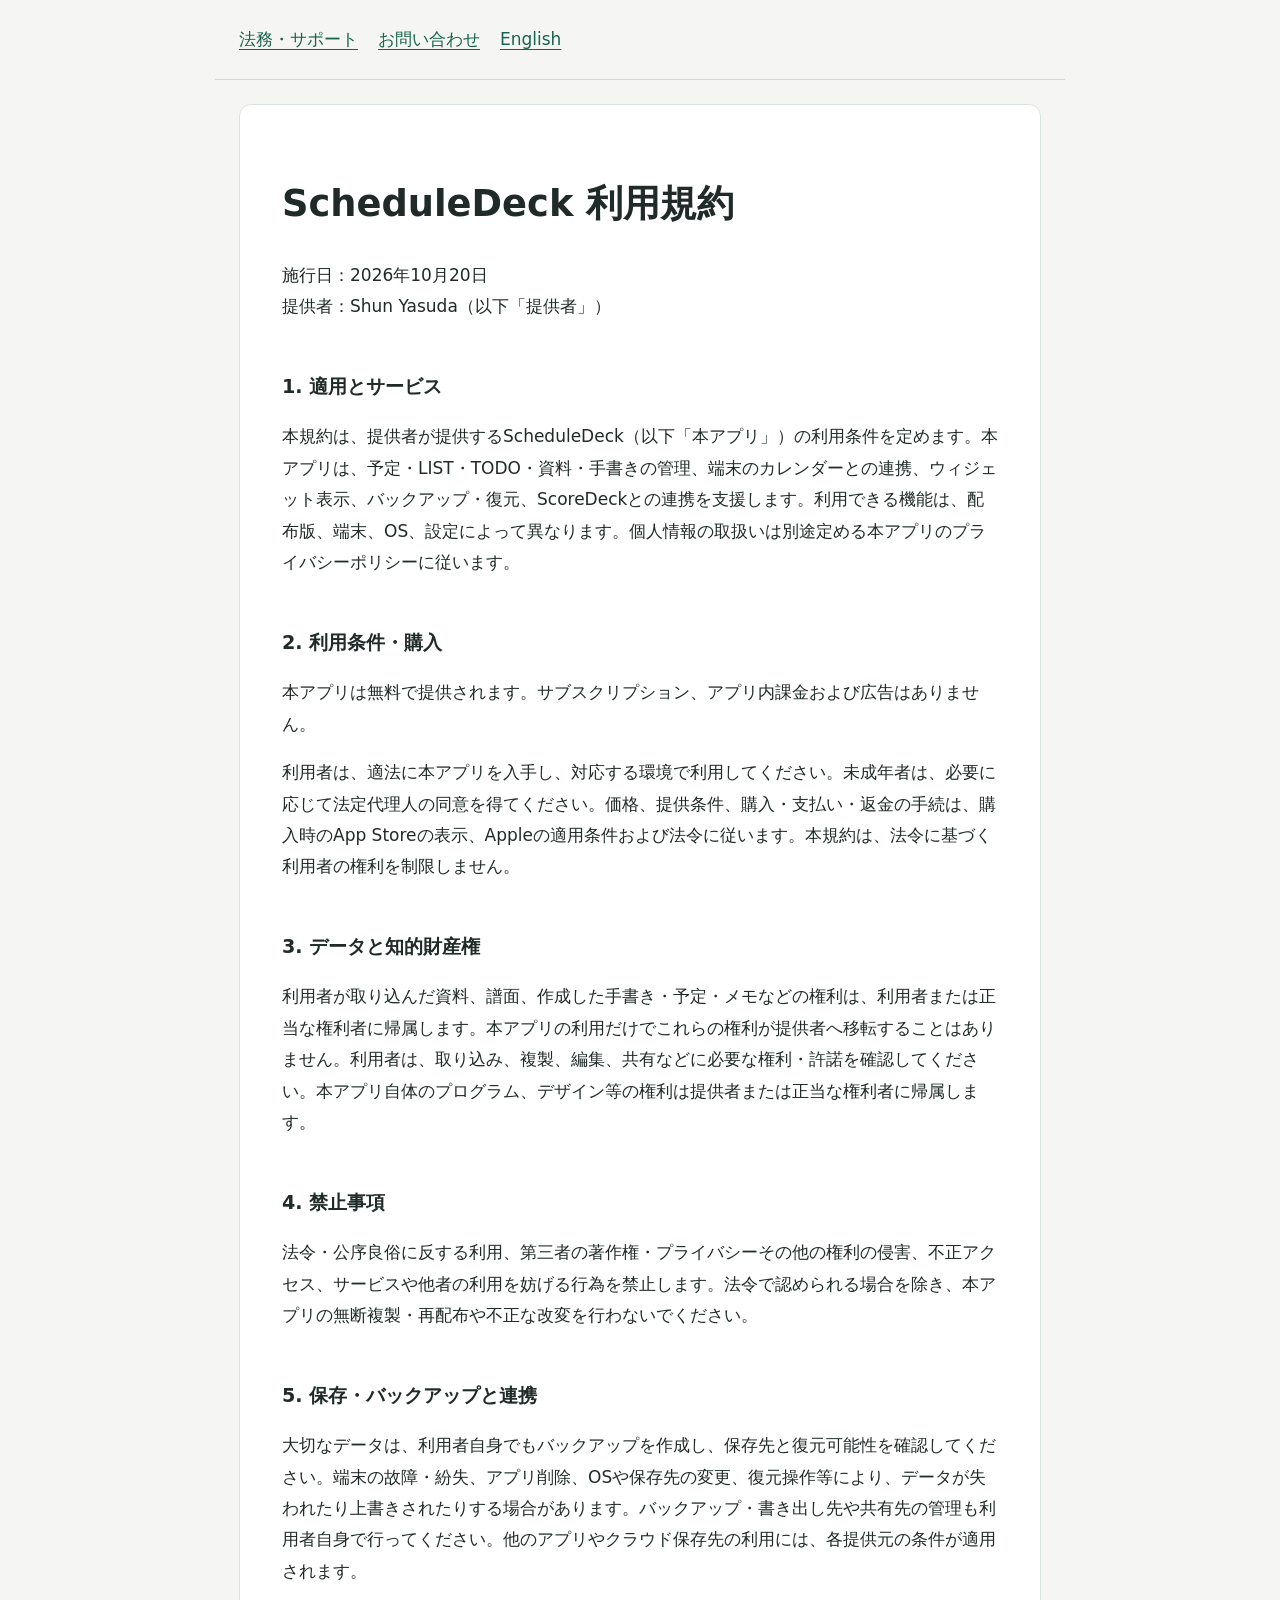
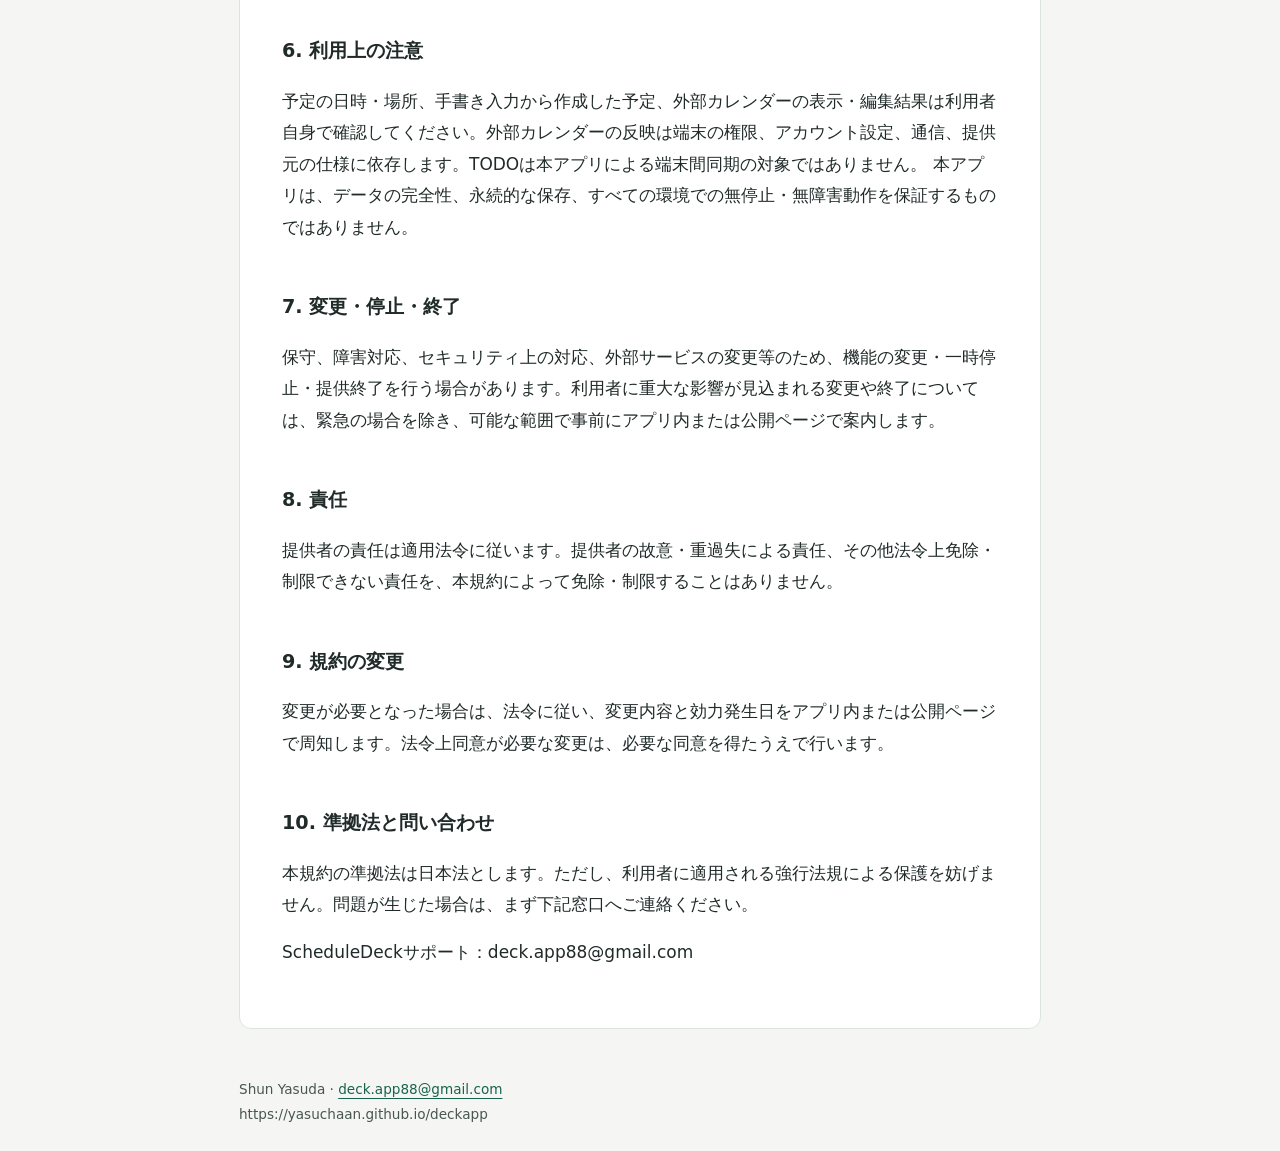
<file: docs/scheduledeck/terms/index.html>
<!doctype html><html lang="ja"><head><meta charset="utf-8"><meta name="viewport" content="width=device-width,initial-scale=1"><title>ScheduleDeck 利用規約 | Deck Apps</title><link rel="stylesheet" href="../../legal-assets/style.css"></head><body><header><nav aria-label="メインナビゲーション"><a href="../../legal/index.html" >法務・サポート</a> <a href="../../support/index.html" >お問い合わせ</a> <a href="../../en/scheduledeck/terms/index.html" hreflang="en">English</a></nav></header><main><article><h1>ScheduleDeck 利用規約</h1>
<p>施行日：2026年10月20日<br>提供者：Shun Yasuda（以下「提供者」）</p>
<h2>1. 適用とサービス</h2>
<p>本規約は、提供者が提供するScheduleDeck（以下「本アプリ」）の利用条件を定めます。本アプリは、予定・LIST・TODO・資料・手書きの管理、端末のカレンダーとの連携、ウィジェット表示、バックアップ・復元、ScoreDeckとの連携を支援します。利用できる機能は、配布版、端末、OS、設定によって異なります。個人情報の取扱いは別途定める本アプリのプライバシーポリシーに従います。</p>
<h2>2. 利用条件・購入</h2>
<p>本アプリは無料で提供されます。サブスクリプション、アプリ内課金および広告はありません。</p>
<p>利用者は、適法に本アプリを入手し、対応する環境で利用してください。未成年者は、必要に応じて法定代理人の同意を得てください。価格、提供条件、購入・支払い・返金の手続は、購入時のApp Storeの表示、Appleの適用条件および法令に従います。本規約は、法令に基づく利用者の権利を制限しません。</p>
<h2>3. データと知的財産権</h2>
<p>利用者が取り込んだ資料、譜面、作成した手書き・予定・メモなどの権利は、利用者または正当な権利者に帰属します。本アプリの利用だけでこれらの権利が提供者へ移転することはありません。利用者は、取り込み、複製、編集、共有などに必要な権利・許諾を確認してください。本アプリ自体のプログラム、デザイン等の権利は提供者または正当な権利者に帰属します。</p>
<h2>4. 禁止事項</h2>
<p>法令・公序良俗に反する利用、第三者の著作権・プライバシーその他の権利の侵害、不正アクセス、サービスや他者の利用を妨げる行為を禁止します。法令で認められる場合を除き、本アプリの無断複製・再配布や不正な改変を行わないでください。</p>
<h2>5. 保存・バックアップと連携</h2>
<p>大切なデータは、利用者自身でもバックアップを作成し、保存先と復元可能性を確認してください。端末の故障・紛失、アプリ削除、OSや保存先の変更、復元操作等により、データが失われたり上書きされたりする場合があります。バックアップ・書き出し先や共有先の管理も利用者自身で行ってください。他のアプリやクラウド保存先の利用には、各提供元の条件が適用されます。</p>
<h2>6. 利用上の注意</h2>
<p>予定の日時・場所、手書き入力から作成した予定、外部カレンダーの表示・編集結果は利用者自身で確認してください。外部カレンダーの反映は端末の権限、アカウント設定、通信、提供元の仕様に依存します。TODOは本アプリによる端末間同期の対象ではありません。 本アプリは、データの完全性、永続的な保存、すべての環境での無停止・無障害動作を保証するものではありません。</p>
<h2>7. 変更・停止・終了</h2>
<p>保守、障害対応、セキュリティ上の対応、外部サービスの変更等のため、機能の変更・一時停止・提供終了を行う場合があります。利用者に重大な影響が見込まれる変更や終了については、緊急の場合を除き、可能な範囲で事前にアプリ内または公開ページで案内します。</p>
<h2>8. 責任</h2>
<p>提供者の責任は適用法令に従います。提供者の故意・重過失による責任、その他法令上免除・制限できない責任を、本規約によって免除・制限することはありません。</p>
<h2>9. 規約の変更</h2>
<p>変更が必要となった場合は、法令に従い、変更内容と効力発生日をアプリ内または公開ページで周知します。法令上同意が必要な変更は、必要な同意を得たうえで行います。</p>
<h2>10. 準拠法と問い合わせ</h2>
<p>本規約の準拠法は日本法とします。ただし、利用者に適用される強行法規による保護を妨げません。問題が生じた場合は、まず下記窓口へご連絡ください。</p>
<p>ScheduleDeckサポート：deck.app88@gmail.com</p></article></main><footer>Shun Yasuda · <a href="mailto:deck.app88@gmail.com">deck.app88@gmail.com</a><br>https://yasuchaan.github.io/deckapp</footer></body></html>
</file>
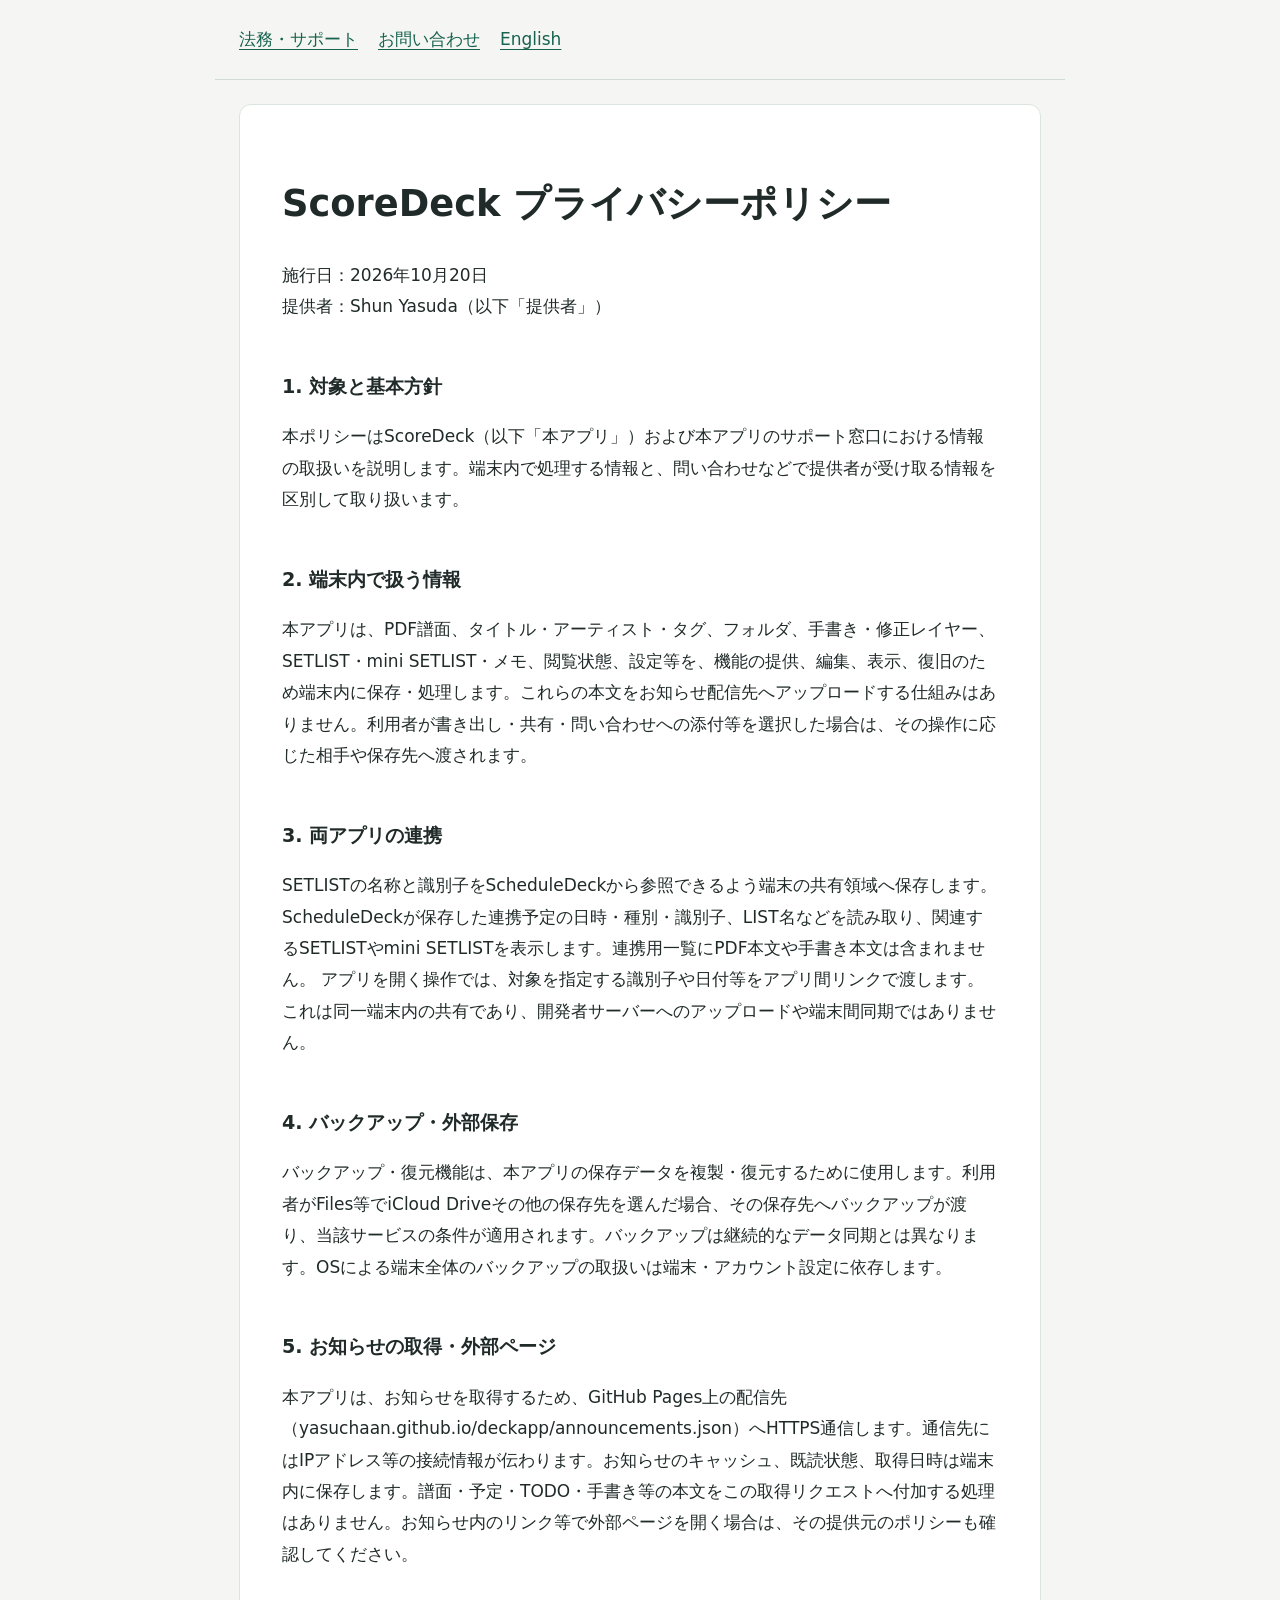
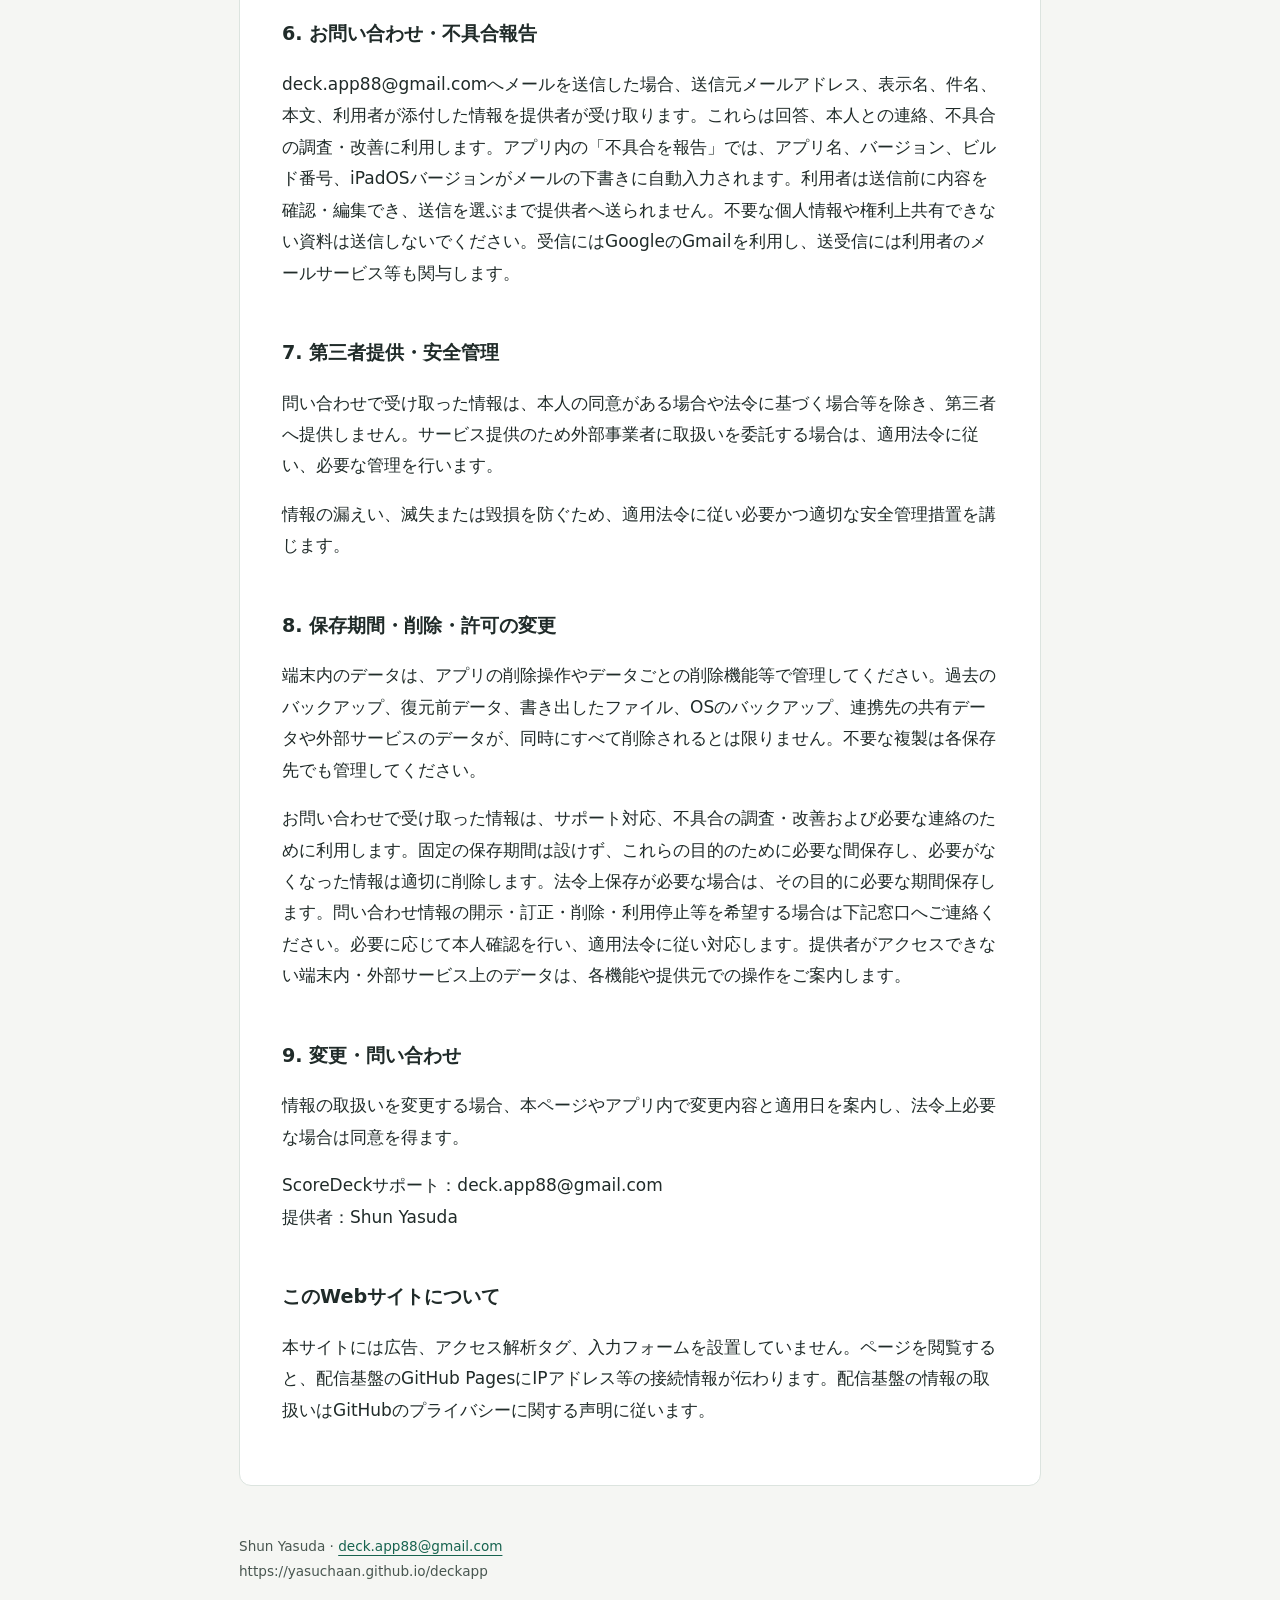
<file: docs/scoredeck/privacy/index.html>
<!doctype html><html lang="ja"><head><meta charset="utf-8"><meta name="viewport" content="width=device-width,initial-scale=1"><title>ScoreDeck プライバシーポリシー | Deck Apps</title><link rel="stylesheet" href="../../legal-assets/style.css"></head><body><header><nav aria-label="メインナビゲーション"><a href="../../legal/index.html" >法務・サポート</a> <a href="../../support/index.html" >お問い合わせ</a> <a href="../../en/scoredeck/privacy/index.html" hreflang="en">English</a></nav></header><main><article><h1>ScoreDeck プライバシーポリシー</h1>
<p>施行日：2026年10月20日<br>提供者：Shun Yasuda（以下「提供者」）</p>
<h2>1. 対象と基本方針</h2>
<p>本ポリシーはScoreDeck（以下「本アプリ」）および本アプリのサポート窓口における情報の取扱いを説明します。端末内で処理する情報と、問い合わせなどで提供者が受け取る情報を区別して取り扱います。</p>
<h2>2. 端末内で扱う情報</h2>
<p>本アプリは、PDF譜面、タイトル・アーティスト・タグ、フォルダ、手書き・修正レイヤー、SETLIST・mini SETLIST・メモ、閲覧状態、設定等を、機能の提供、編集、表示、復旧のため端末内に保存・処理します。これらの本文をお知らせ配信先へアップロードする仕組みはありません。利用者が書き出し・共有・問い合わせへの添付等を選択した場合は、その操作に応じた相手や保存先へ渡されます。</p>
<h2>3. 両アプリの連携</h2>
<p>SETLISTの名称と識別子をScheduleDeckから参照できるよう端末の共有領域へ保存します。ScheduleDeckが保存した連携予定の日時・種別・識別子、LIST名などを読み取り、関連するSETLISTやmini SETLISTを表示します。連携用一覧にPDF本文や手書き本文は含まれません。 アプリを開く操作では、対象を指定する識別子や日付等をアプリ間リンクで渡します。これは同一端末内の共有であり、開発者サーバーへのアップロードや端末間同期ではありません。</p>
<h2>4. バックアップ・外部保存</h2>
<p>バックアップ・復元機能は、本アプリの保存データを複製・復元するために使用します。利用者がFiles等でiCloud Driveその他の保存先を選んだ場合、その保存先へバックアップが渡り、当該サービスの条件が適用されます。バックアップは継続的なデータ同期とは異なります。OSによる端末全体のバックアップの取扱いは端末・アカウント設定に依存します。</p>
<h2>5. お知らせの取得・外部ページ</h2>
<p>本アプリは、お知らせを取得するため、GitHub Pages上の配信先（yasuchaan.github.io/deckapp/announcements.json）へHTTPS通信します。通信先にはIPアドレス等の接続情報が伝わります。お知らせのキャッシュ、既読状態、取得日時は端末内に保存します。譜面・予定・TODO・手書き等の本文をこの取得リクエストへ付加する処理はありません。お知らせ内のリンク等で外部ページを開く場合は、その提供元のポリシーも確認してください。</p>
<h2>6. お問い合わせ・不具合報告</h2>
<p>deck.app88@gmail.comへメールを送信した場合、送信元メールアドレス、表示名、件名、本文、利用者が添付した情報を提供者が受け取ります。これらは回答、本人との連絡、不具合の調査・改善に利用します。アプリ内の「不具合を報告」では、アプリ名、バージョン、ビルド番号、iPadOSバージョンがメールの下書きに自動入力されます。利用者は送信前に内容を確認・編集でき、送信を選ぶまで提供者へ送られません。不要な個人情報や権利上共有できない資料は送信しないでください。受信にはGoogleのGmailを利用し、送受信には利用者のメールサービス等も関与します。</p>
<h2>7. 第三者提供・安全管理</h2>
<p>問い合わせで受け取った情報は、本人の同意がある場合や法令に基づく場合等を除き、第三者へ提供しません。サービス提供のため外部事業者に取扱いを委託する場合は、適用法令に従い、必要な管理を行います。</p>
<p>情報の漏えい、滅失または毀損を防ぐため、適用法令に従い必要かつ適切な安全管理措置を講じます。</p>
<h2>8. 保存期間・削除・許可の変更</h2>
<p>端末内のデータは、アプリの削除操作やデータごとの削除機能等で管理してください。過去のバックアップ、復元前データ、書き出したファイル、OSのバックアップ、連携先の共有データや外部サービスのデータが、同時にすべて削除されるとは限りません。不要な複製は各保存先でも管理してください。</p>
<p>お問い合わせで受け取った情報は、サポート対応、不具合の調査・改善および必要な連絡のために利用します。固定の保存期間は設けず、これらの目的のために必要な間保存し、必要がなくなった情報は適切に削除します。法令上保存が必要な場合は、その目的に必要な期間保存します。問い合わせ情報の開示・訂正・削除・利用停止等を希望する場合は下記窓口へご連絡ください。必要に応じて本人確認を行い、適用法令に従い対応します。提供者がアクセスできない端末内・外部サービス上のデータは、各機能や提供元での操作をご案内します。</p>
<h2>9. 変更・問い合わせ</h2>
<p>情報の取扱いを変更する場合、本ページやアプリ内で変更内容と適用日を案内し、法令上必要な場合は同意を得ます。</p>
<p>ScoreDeckサポート：deck.app88@gmail.com<br>提供者：Shun Yasuda</p>
<h2>このWebサイトについて</h2>
<p>本サイトには広告、アクセス解析タグ、入力フォームを設置していません。ページを閲覧すると、配信基盤のGitHub PagesにIPアドレス等の接続情報が伝わります。配信基盤の情報の取扱いはGitHubのプライバシーに関する声明に従います。</p></article></main><footer>Shun Yasuda · <a href="mailto:deck.app88@gmail.com">deck.app88@gmail.com</a><br>https://yasuchaan.github.io/deckapp</footer></body></html>
</file>
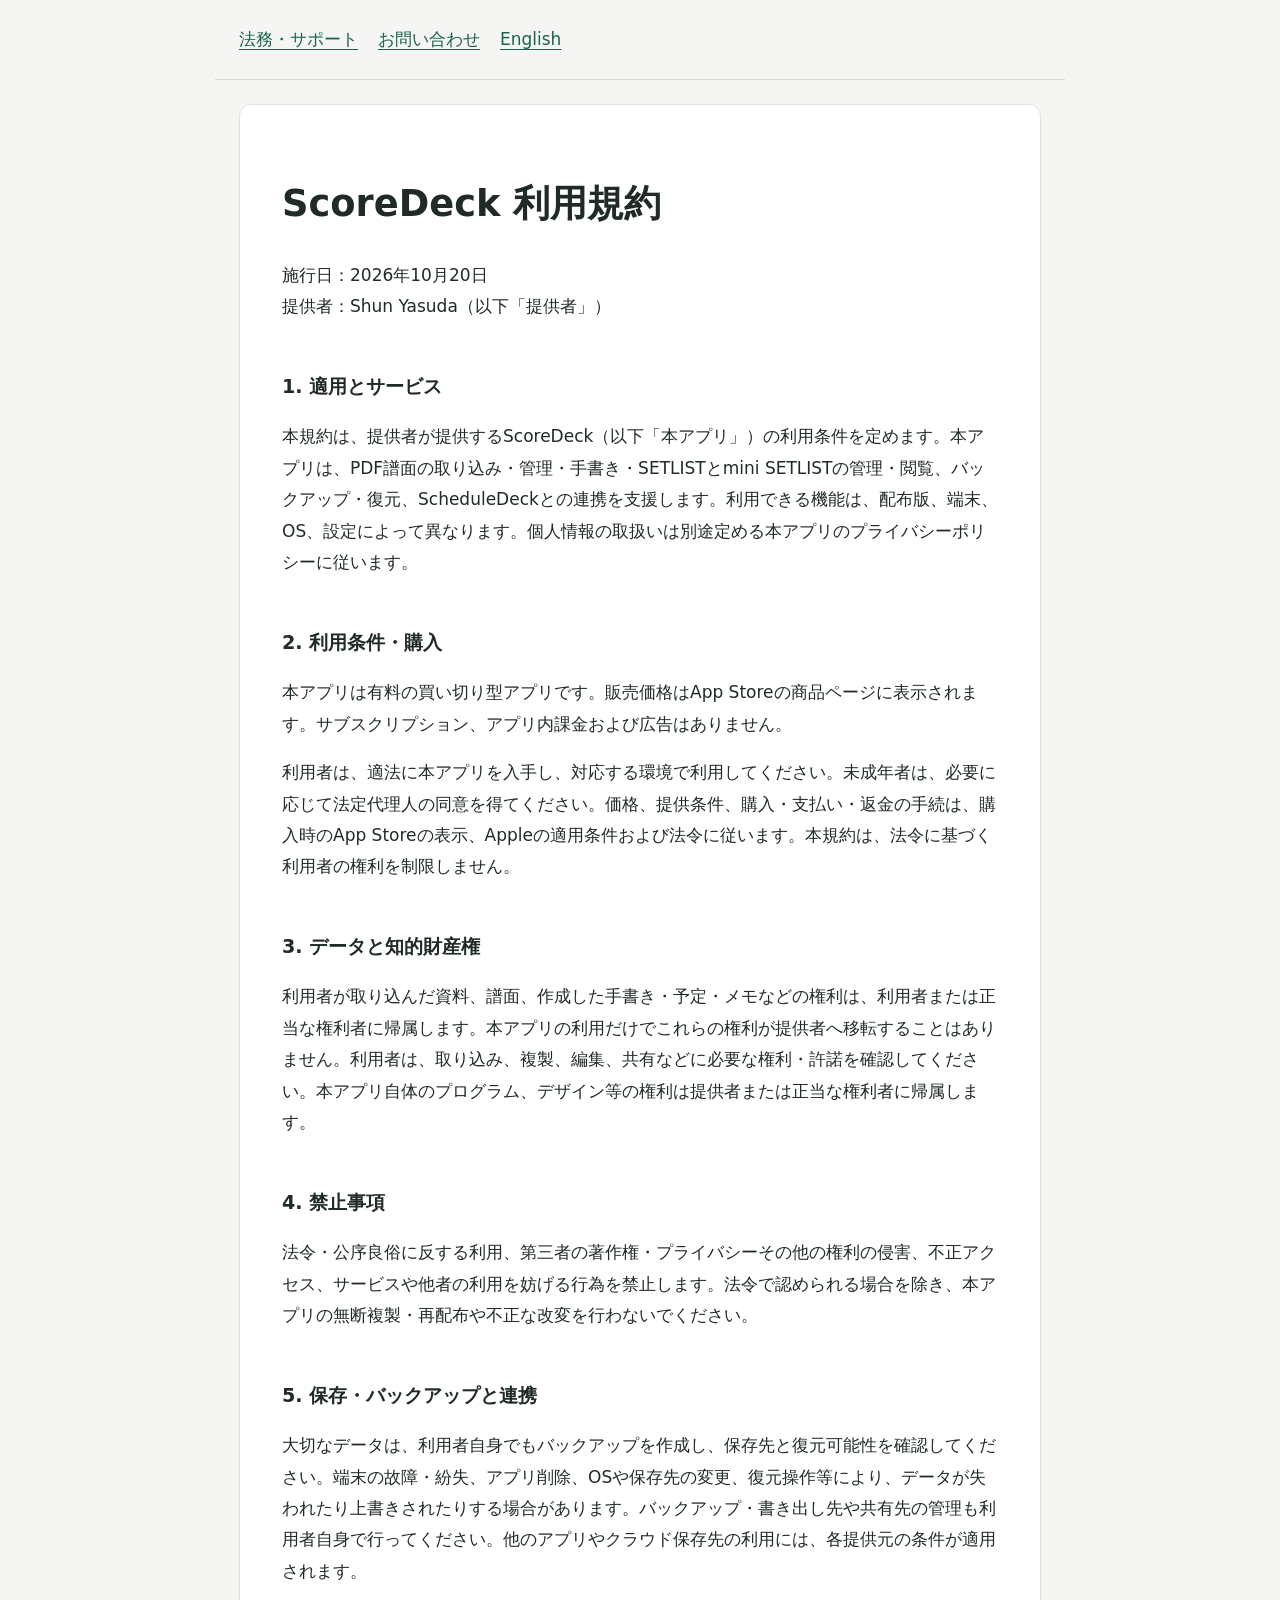
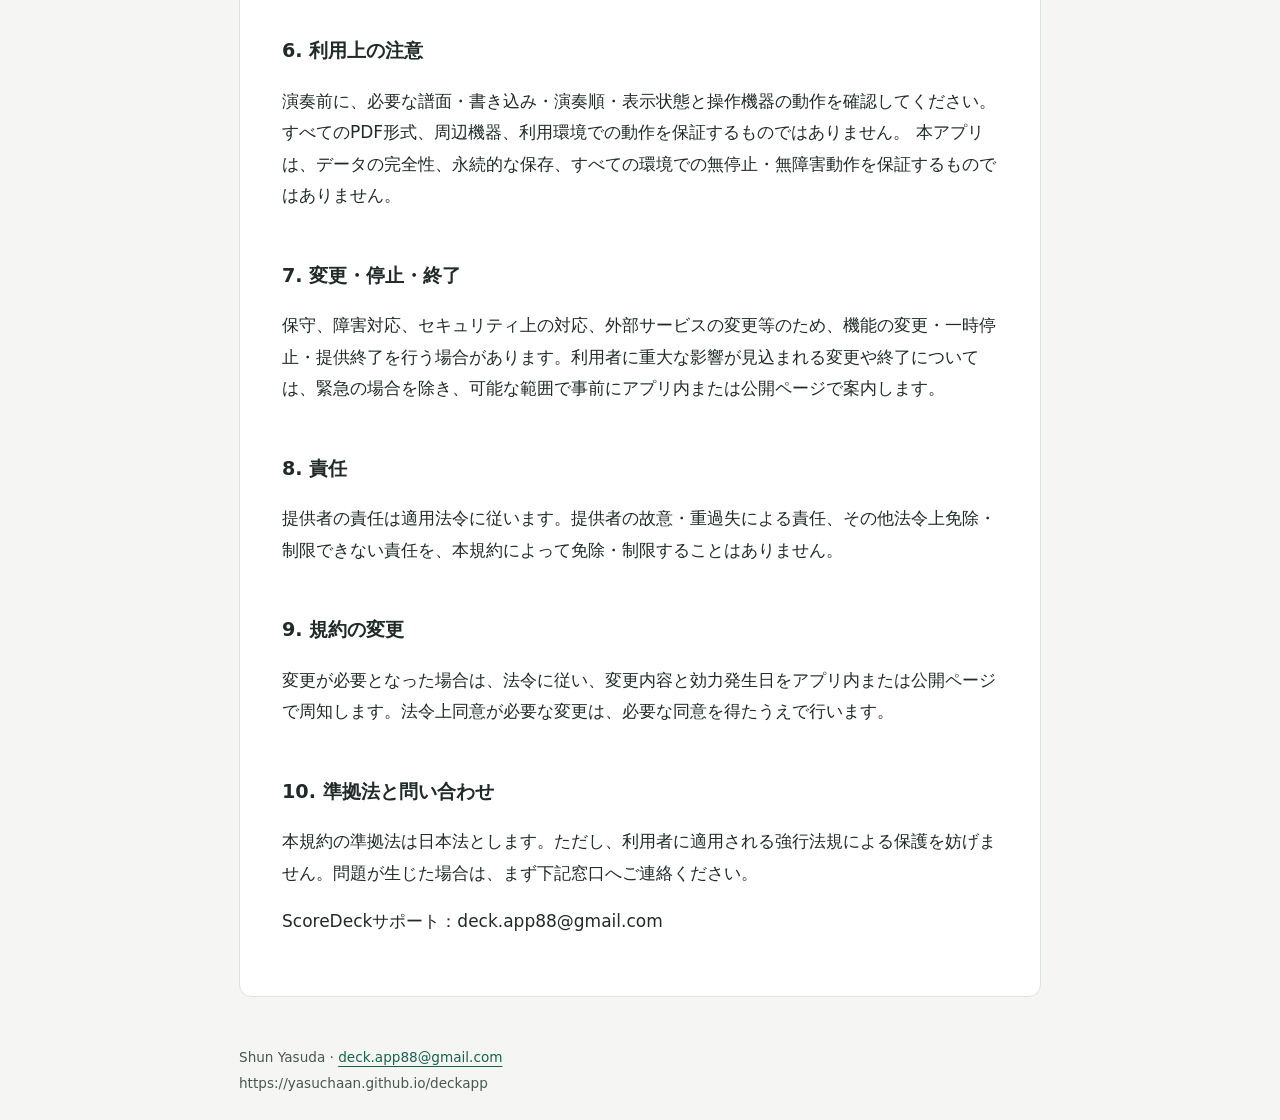
<file: docs/scoredeck/terms/index.html>
<!doctype html><html lang="ja"><head><meta charset="utf-8"><meta name="viewport" content="width=device-width,initial-scale=1"><title>ScoreDeck 利用規約 | Deck Apps</title><link rel="stylesheet" href="../../legal-assets/style.css"></head><body><header><nav aria-label="メインナビゲーション"><a href="../../legal/index.html" >法務・サポート</a> <a href="../../support/index.html" >お問い合わせ</a> <a href="../../en/scoredeck/terms/index.html" hreflang="en">English</a></nav></header><main><article><h1>ScoreDeck 利用規約</h1>
<p>施行日：2026年10月20日<br>提供者：Shun Yasuda（以下「提供者」）</p>
<h2>1. 適用とサービス</h2>
<p>本規約は、提供者が提供するScoreDeck（以下「本アプリ」）の利用条件を定めます。本アプリは、PDF譜面の取り込み・管理・手書き・SETLISTとmini SETLISTの管理・閲覧、バックアップ・復元、ScheduleDeckとの連携を支援します。利用できる機能は、配布版、端末、OS、設定によって異なります。個人情報の取扱いは別途定める本アプリのプライバシーポリシーに従います。</p>
<h2>2. 利用条件・購入</h2>
<p>本アプリは有料の買い切り型アプリです。販売価格はApp Storeの商品ページに表示されます。サブスクリプション、アプリ内課金および広告はありません。</p>
<p>利用者は、適法に本アプリを入手し、対応する環境で利用してください。未成年者は、必要に応じて法定代理人の同意を得てください。価格、提供条件、購入・支払い・返金の手続は、購入時のApp Storeの表示、Appleの適用条件および法令に従います。本規約は、法令に基づく利用者の権利を制限しません。</p>
<h2>3. データと知的財産権</h2>
<p>利用者が取り込んだ資料、譜面、作成した手書き・予定・メモなどの権利は、利用者または正当な権利者に帰属します。本アプリの利用だけでこれらの権利が提供者へ移転することはありません。利用者は、取り込み、複製、編集、共有などに必要な権利・許諾を確認してください。本アプリ自体のプログラム、デザイン等の権利は提供者または正当な権利者に帰属します。</p>
<h2>4. 禁止事項</h2>
<p>法令・公序良俗に反する利用、第三者の著作権・プライバシーその他の権利の侵害、不正アクセス、サービスや他者の利用を妨げる行為を禁止します。法令で認められる場合を除き、本アプリの無断複製・再配布や不正な改変を行わないでください。</p>
<h2>5. 保存・バックアップと連携</h2>
<p>大切なデータは、利用者自身でもバックアップを作成し、保存先と復元可能性を確認してください。端末の故障・紛失、アプリ削除、OSや保存先の変更、復元操作等により、データが失われたり上書きされたりする場合があります。バックアップ・書き出し先や共有先の管理も利用者自身で行ってください。他のアプリやクラウド保存先の利用には、各提供元の条件が適用されます。</p>
<h2>6. 利用上の注意</h2>
<p>演奏前に、必要な譜面・書き込み・演奏順・表示状態と操作機器の動作を確認してください。すべてのPDF形式、周辺機器、利用環境での動作を保証するものではありません。 本アプリは、データの完全性、永続的な保存、すべての環境での無停止・無障害動作を保証するものではありません。</p>
<h2>7. 変更・停止・終了</h2>
<p>保守、障害対応、セキュリティ上の対応、外部サービスの変更等のため、機能の変更・一時停止・提供終了を行う場合があります。利用者に重大な影響が見込まれる変更や終了については、緊急の場合を除き、可能な範囲で事前にアプリ内または公開ページで案内します。</p>
<h2>8. 責任</h2>
<p>提供者の責任は適用法令に従います。提供者の故意・重過失による責任、その他法令上免除・制限できない責任を、本規約によって免除・制限することはありません。</p>
<h2>9. 規約の変更</h2>
<p>変更が必要となった場合は、法令に従い、変更内容と効力発生日をアプリ内または公開ページで周知します。法令上同意が必要な変更は、必要な同意を得たうえで行います。</p>
<h2>10. 準拠法と問い合わせ</h2>
<p>本規約の準拠法は日本法とします。ただし、利用者に適用される強行法規による保護を妨げません。問題が生じた場合は、まず下記窓口へご連絡ください。</p>
<p>ScoreDeckサポート：deck.app88@gmail.com</p></article></main><footer>Shun Yasuda · <a href="mailto:deck.app88@gmail.com">deck.app88@gmail.com</a><br>https://yasuchaan.github.io/deckapp</footer></body></html>
</file>
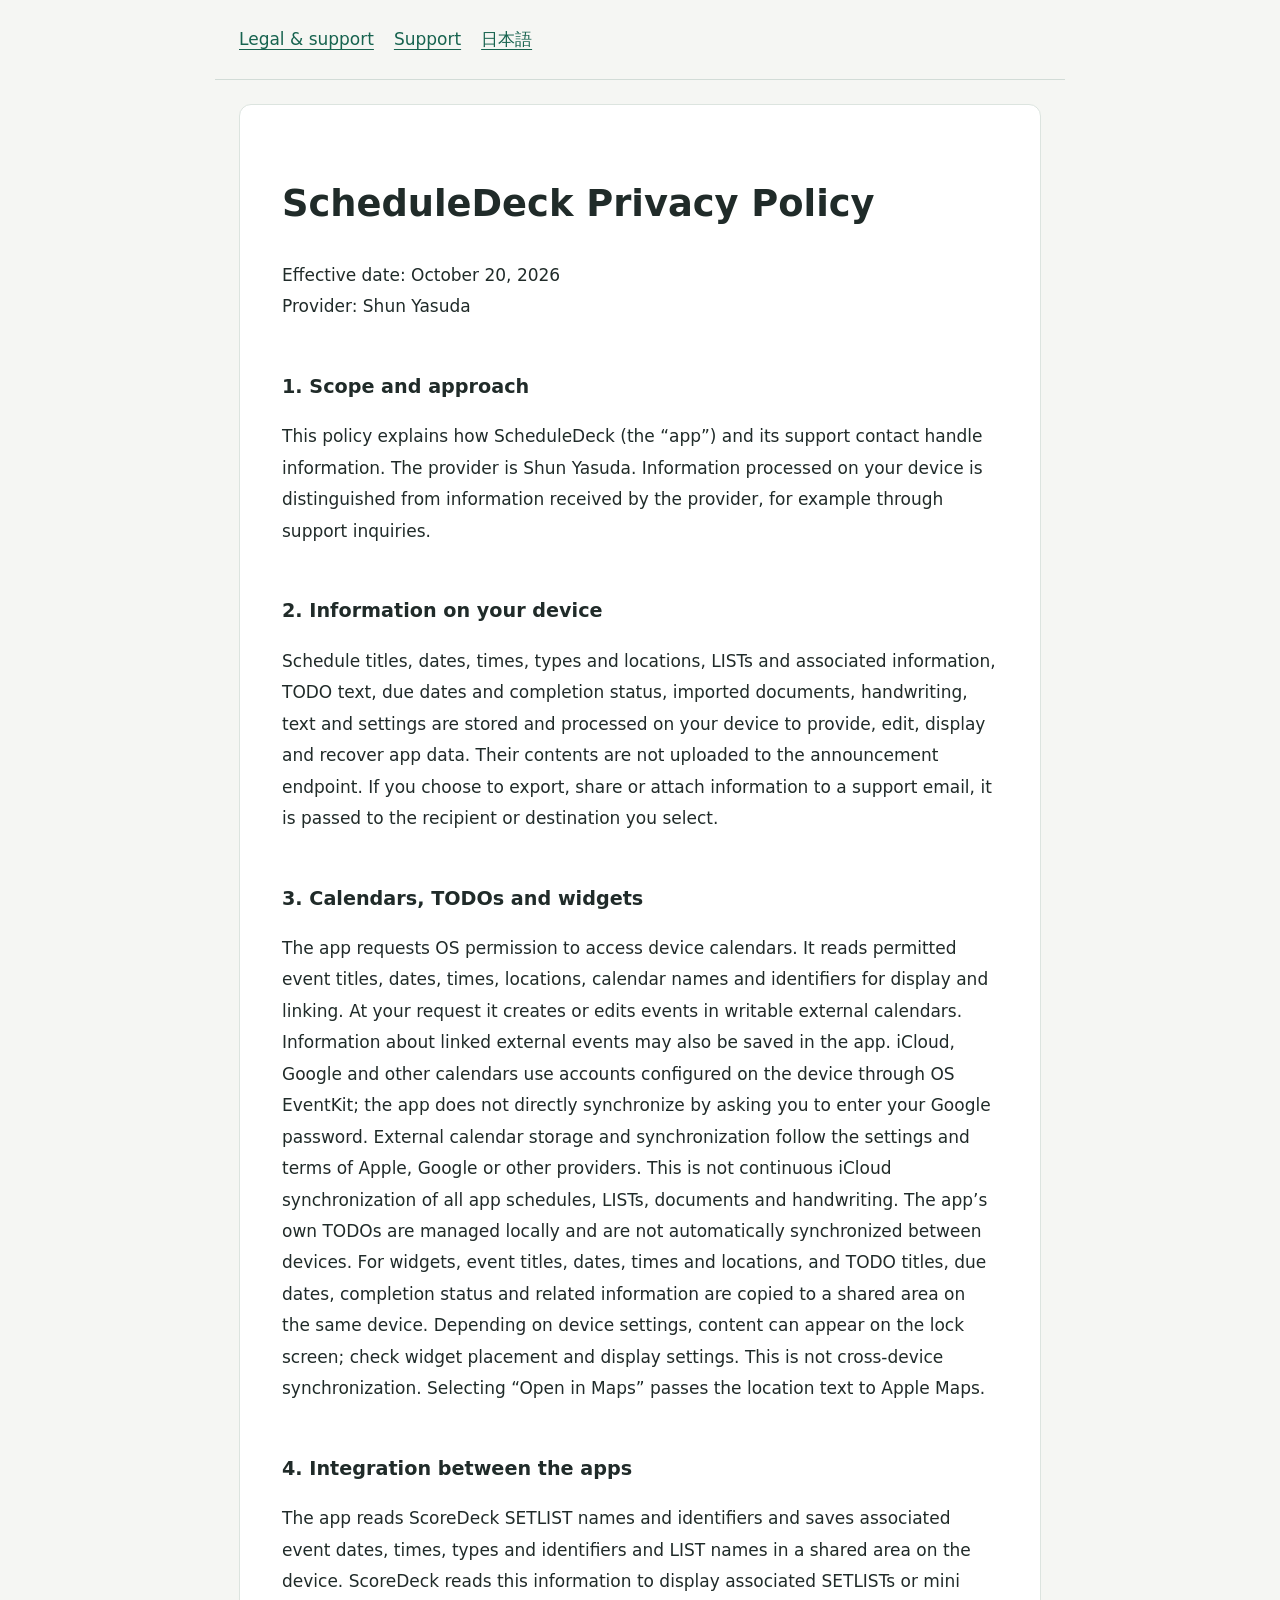
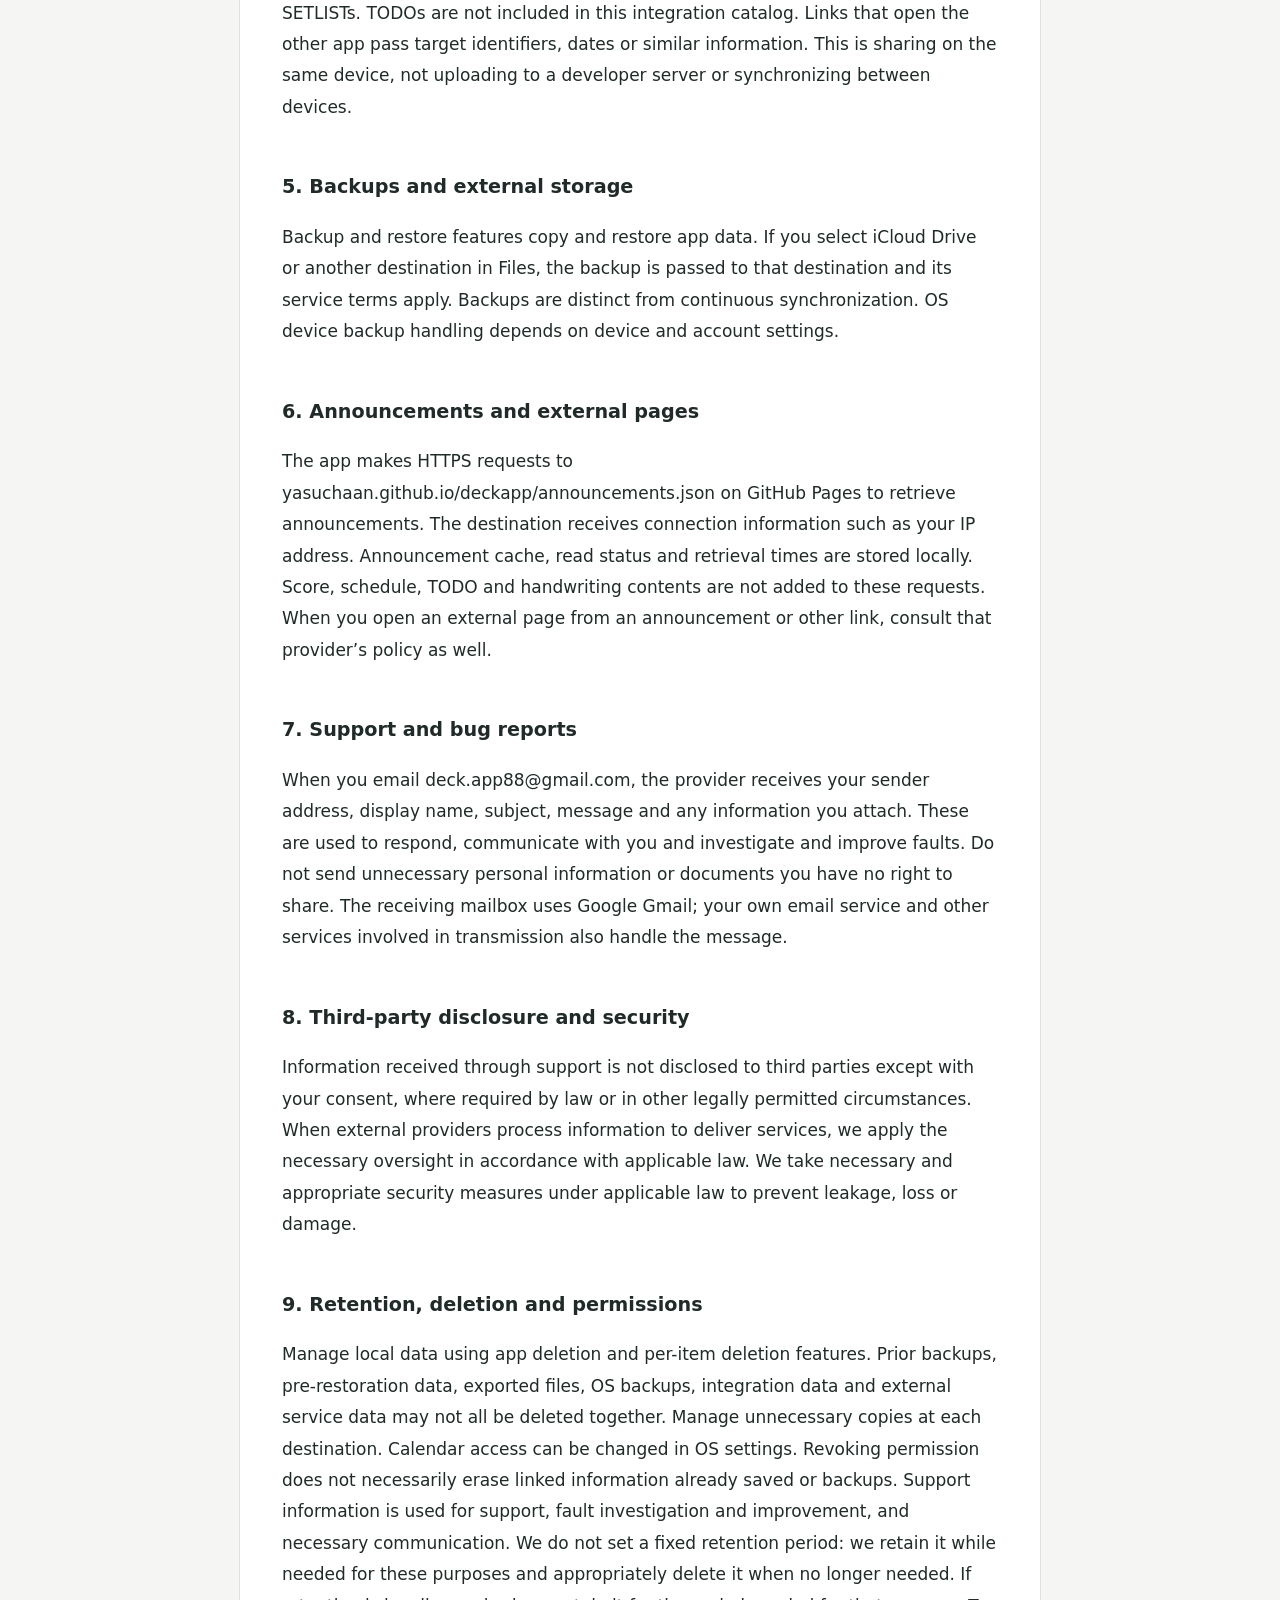
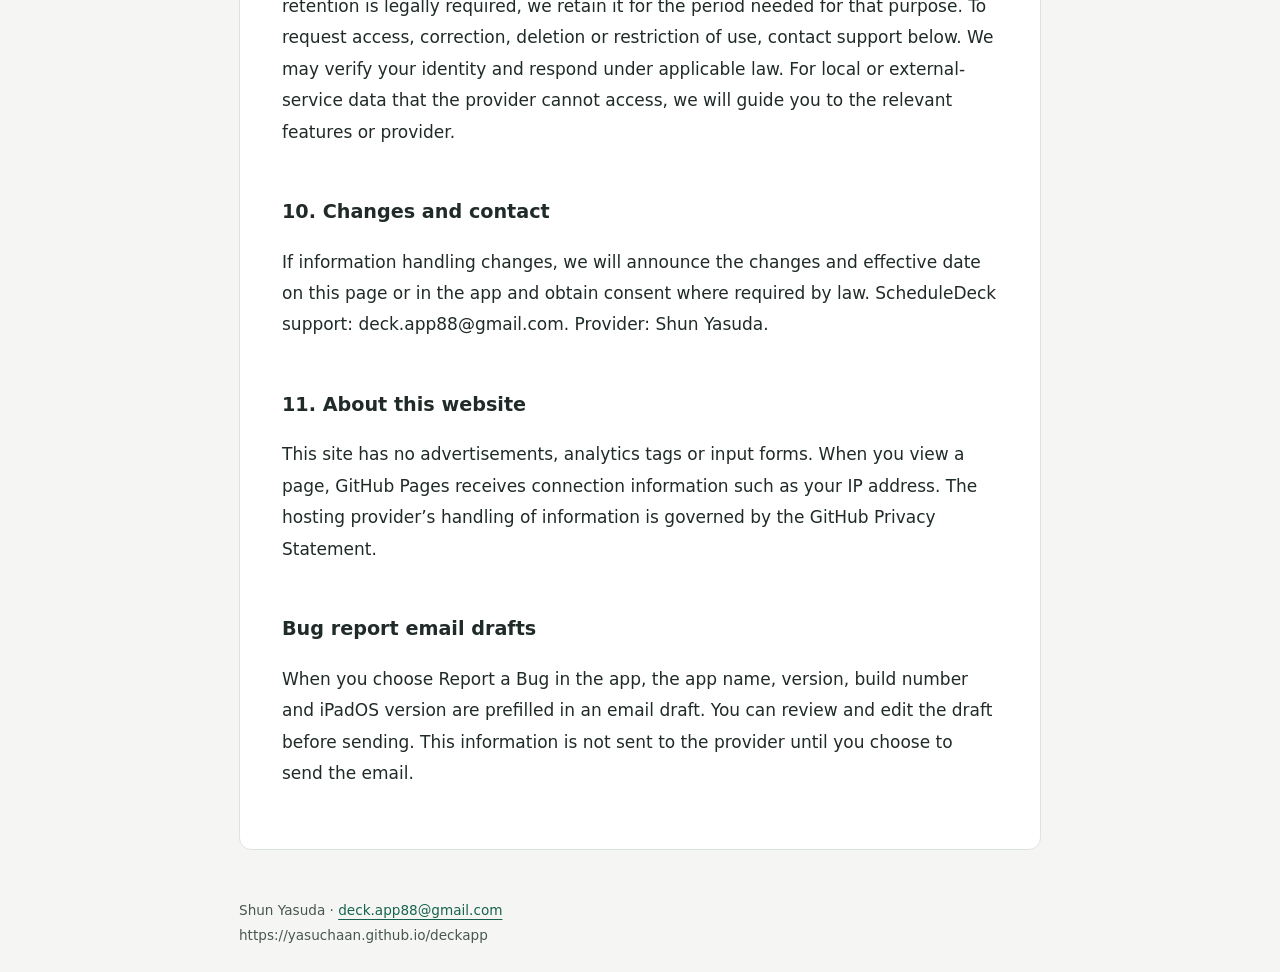
<file: docs/en/scheduledeck/privacy/index.html>
<!doctype html><html lang="en"><head><meta charset="utf-8"><meta name="viewport" content="width=device-width,initial-scale=1"><title>ScheduleDeck Privacy Policy | Deck Apps</title><link rel="stylesheet" href="../../../legal-assets/style.css"></head><body><header><nav aria-label="Main navigation"><a href="../../legal/index.html" >Legal &amp; support</a> <a href="../../support/index.html" >Support</a> <a href="../../../scheduledeck/privacy/index.html" hreflang="ja">日本語</a></nav></header><main><article><h1>ScheduleDeck Privacy Policy</h1>
<p>Effective date: October 20, 2026<br>Provider: Shun Yasuda</p>
<h2>1. Scope and approach</h2>
<p>This policy explains how ScheduleDeck (the “app”) and its support contact handle information. The provider is Shun Yasuda. Information processed on your device is distinguished from information received by the provider, for example through support inquiries.</p>
<h2>2. Information on your device</h2>
<p>Schedule titles, dates, times, types and locations, LISTs and associated information, TODO text, due dates and completion status, imported documents, handwriting, text and settings are stored and processed on your device to provide, edit, display and recover app data. Their contents are not uploaded to the announcement endpoint. If you choose to export, share or attach information to a support email, it is passed to the recipient or destination you select.</p>
<h2>3. Calendars, TODOs and widgets</h2>
<p>The app requests OS permission to access device calendars. It reads permitted event titles, dates, times, locations, calendar names and identifiers for display and linking. At your request it creates or edits events in writable external calendars. Information about linked external events may also be saved in the app. iCloud, Google and other calendars use accounts configured on the device through OS EventKit; the app does not directly synchronize by asking you to enter your Google password. External calendar storage and synchronization follow the settings and terms of Apple, Google or other providers. This is not continuous iCloud synchronization of all app schedules, LISTs, documents and handwriting. The app’s own TODOs are managed locally and are not automatically synchronized between devices. For widgets, event titles, dates, times and locations, and TODO titles, due dates, completion status and related information are copied to a shared area on the same device. Depending on device settings, content can appear on the lock screen; check widget placement and display settings. This is not cross-device synchronization. Selecting “Open in Maps” passes the location text to Apple Maps.</p>
<h2>4. Integration between the apps</h2>
<p>The app reads ScoreDeck SETLIST names and identifiers and saves associated event dates, times, types and identifiers and LIST names in a shared area on the device. ScoreDeck reads this information to display associated SETLISTs or mini SETLISTs. TODOs are not included in this integration catalog. Links that open the other app pass target identifiers, dates or similar information. This is sharing on the same device, not uploading to a developer server or synchronizing between devices.</p>
<h2>5. Backups and external storage</h2>
<p>Backup and restore features copy and restore app data. If you select iCloud Drive or another destination in Files, the backup is passed to that destination and its service terms apply. Backups are distinct from continuous synchronization. OS device backup handling depends on device and account settings.</p>
<h2>6. Announcements and external pages</h2>
<p>The app makes HTTPS requests to yasuchaan.github.io/deckapp/announcements.json on GitHub Pages to retrieve announcements. The destination receives connection information such as your IP address. Announcement cache, read status and retrieval times are stored locally. Score, schedule, TODO and handwriting contents are not added to these requests. When you open an external page from an announcement or other link, consult that provider’s policy as well.</p>
<h2>7. Support and bug reports</h2>
<p>When you email deck.app88@gmail.com, the provider receives your sender address, display name, subject, message and any information you attach. These are used to respond, communicate with you and investigate and improve faults. Do not send unnecessary personal information or documents you have no right to share. The receiving mailbox uses Google Gmail; your own email service and other services involved in transmission also handle the message.</p>
<h2>8. Third-party disclosure and security</h2>
<p>Information received through support is not disclosed to third parties except with your consent, where required by law or in other legally permitted circumstances. When external providers process information to deliver services, we apply the necessary oversight in accordance with applicable law. We take necessary and appropriate security measures under applicable law to prevent leakage, loss or damage.</p>
<h2>9. Retention, deletion and permissions</h2>
<p>Manage local data using app deletion and per-item deletion features. Prior backups, pre-restoration data, exported files, OS backups, integration data and external service data may not all be deleted together. Manage unnecessary copies at each destination. Calendar access can be changed in OS settings. Revoking permission does not necessarily erase linked information already saved or backups. Support information is used for support, fault investigation and improvement, and necessary communication. We do not set a fixed retention period: we retain it while needed for these purposes and appropriately delete it when no longer needed. If retention is legally required, we retain it for the period needed for that purpose. To request access, correction, deletion or restriction of use, contact support below. We may verify your identity and respond under applicable law. For local or external-service data that the provider cannot access, we will guide you to the relevant features or provider.</p>
<h2>10. Changes and contact</h2>
<p>If information handling changes, we will announce the changes and effective date on this page or in the app and obtain consent where required by law. ScheduleDeck support: deck.app88@gmail.com. Provider: Shun Yasuda.</p>
<h2>11. About this website</h2>
<p>This site has no advertisements, analytics tags or input forms. When you view a page, GitHub Pages receives connection information such as your IP address. The hosting provider’s handling of information is governed by the GitHub Privacy Statement.</p>
<h2>Bug report email drafts</h2>
<p>When you choose Report a Bug in the app, the app name, version, build number and iPadOS version are prefilled in an email draft. You can review and edit the draft before sending. This information is not sent to the provider until you choose to send the email.</p></article></main><footer>Shun Yasuda · <a href="mailto:deck.app88@gmail.com">deck.app88@gmail.com</a><br>https://yasuchaan.github.io/deckapp</footer></body></html>
</file>
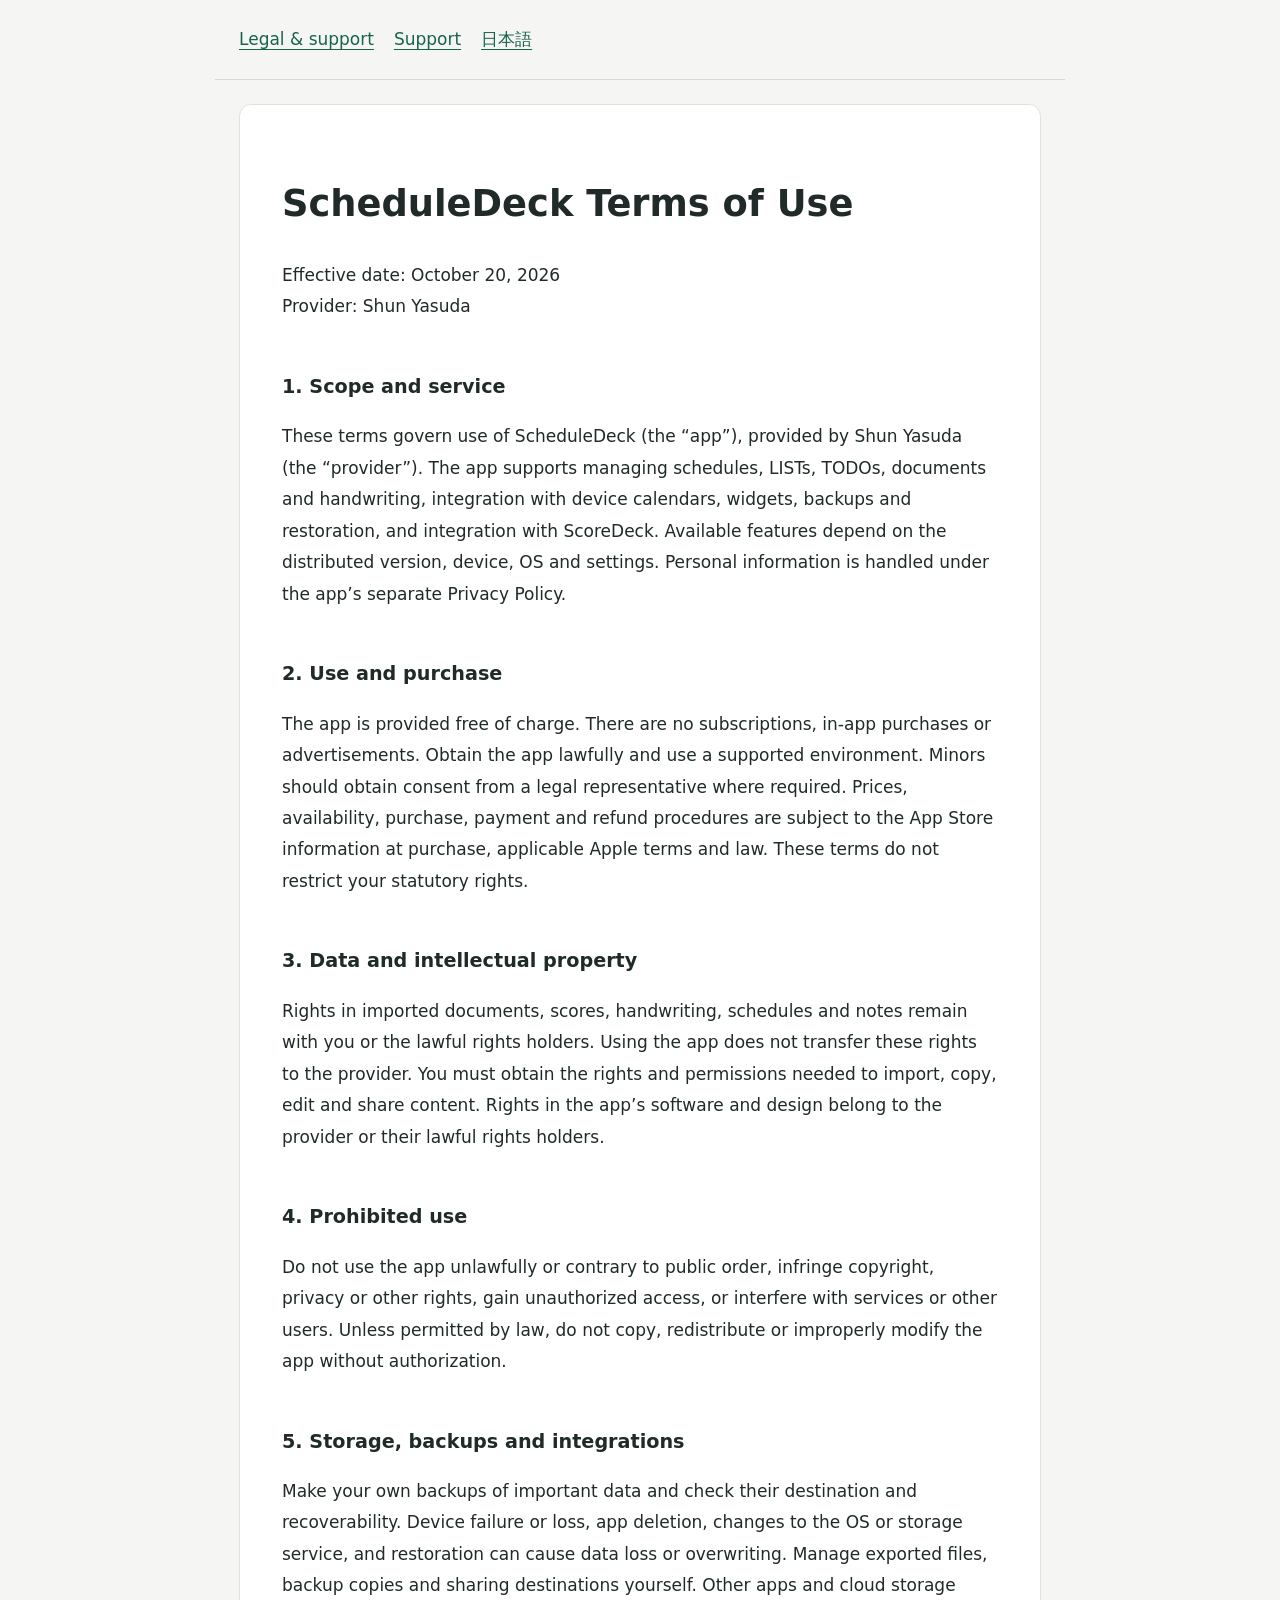
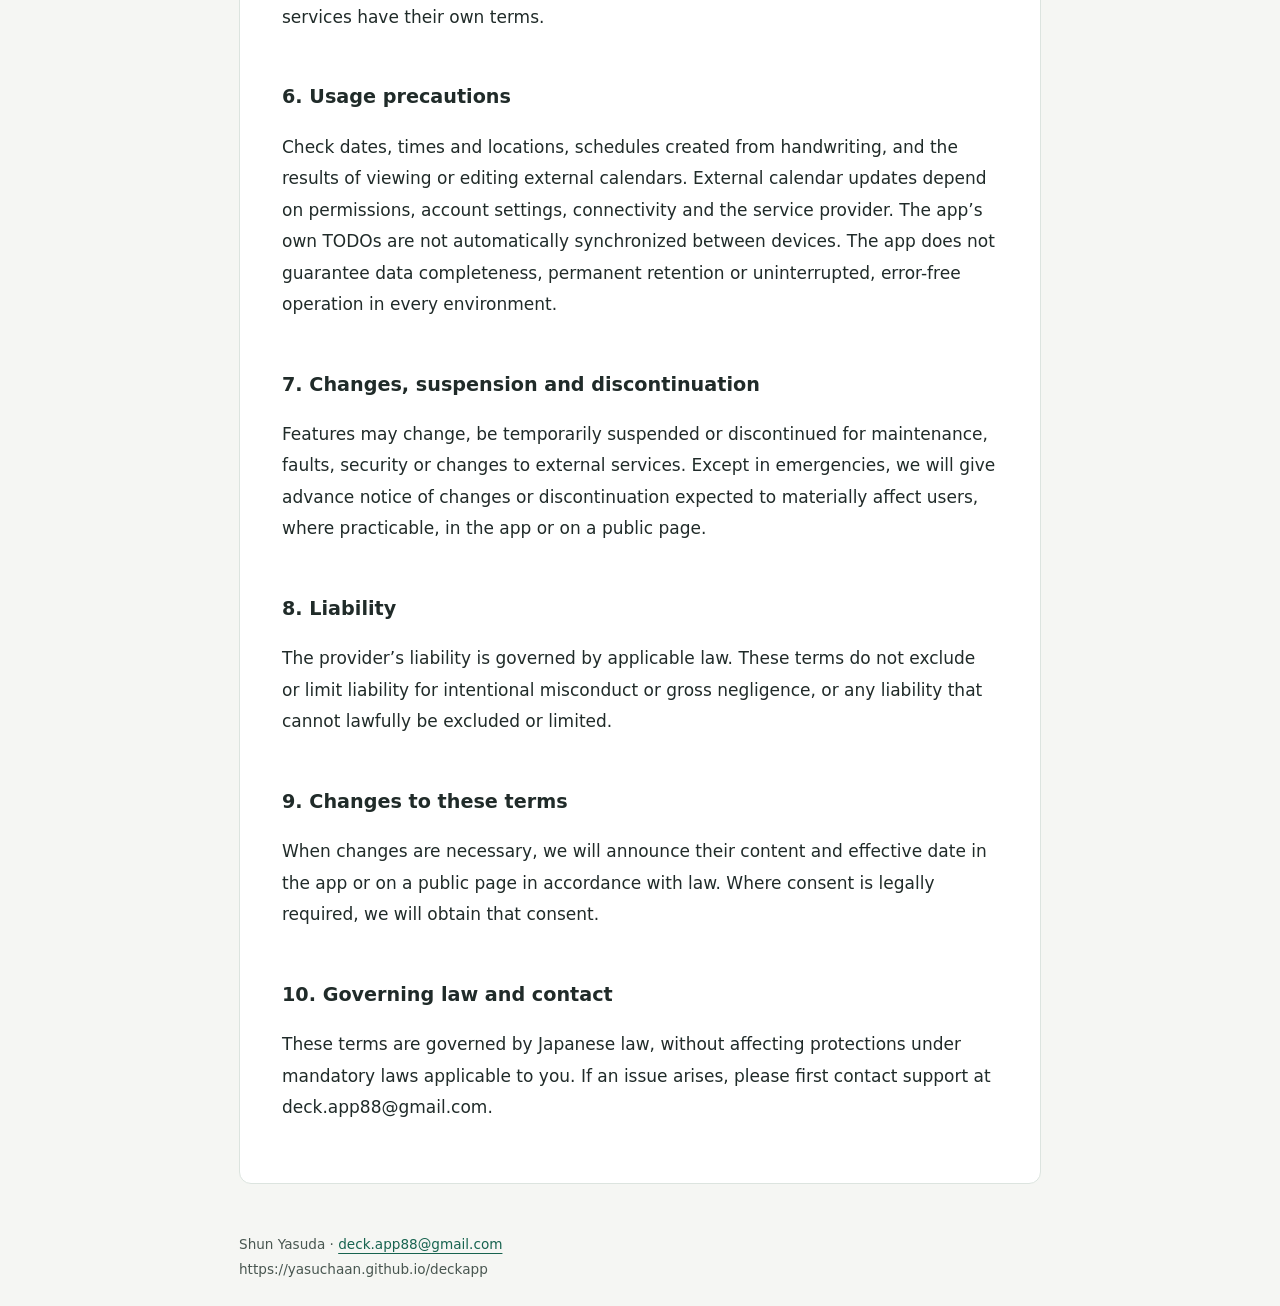
<file: docs/en/scheduledeck/terms/index.html>
<!doctype html><html lang="en"><head><meta charset="utf-8"><meta name="viewport" content="width=device-width,initial-scale=1"><title>ScheduleDeck Terms of Use | Deck Apps</title><link rel="stylesheet" href="../../../legal-assets/style.css"></head><body><header><nav aria-label="Main navigation"><a href="../../legal/index.html" >Legal &amp; support</a> <a href="../../support/index.html" >Support</a> <a href="../../../scheduledeck/terms/index.html" hreflang="ja">日本語</a></nav></header><main><article><h1>ScheduleDeck Terms of Use</h1>
<p>Effective date: October 20, 2026<br>Provider: Shun Yasuda</p>
<h2>1. Scope and service</h2>
<p>These terms govern use of ScheduleDeck (the “app”), provided by Shun Yasuda (the “provider”). The app supports managing schedules, LISTs, TODOs, documents and handwriting, integration with device calendars, widgets, backups and restoration, and integration with ScoreDeck. Available features depend on the distributed version, device, OS and settings. Personal information is handled under the app’s separate Privacy Policy.</p>
<h2>2. Use and purchase</h2>
<p>The app is provided free of charge. There are no subscriptions, in-app purchases or advertisements. Obtain the app lawfully and use a supported environment. Minors should obtain consent from a legal representative where required. Prices, availability, purchase, payment and refund procedures are subject to the App Store information at purchase, applicable Apple terms and law. These terms do not restrict your statutory rights.</p>
<h2>3. Data and intellectual property</h2>
<p>Rights in imported documents, scores, handwriting, schedules and notes remain with you or the lawful rights holders. Using the app does not transfer these rights to the provider. You must obtain the rights and permissions needed to import, copy, edit and share content. Rights in the app’s software and design belong to the provider or their lawful rights holders.</p>
<h2>4. Prohibited use</h2>
<p>Do not use the app unlawfully or contrary to public order, infringe copyright, privacy or other rights, gain unauthorized access, or interfere with services or other users. Unless permitted by law, do not copy, redistribute or improperly modify the app without authorization.</p>
<h2>5. Storage, backups and integrations</h2>
<p>Make your own backups of important data and check their destination and recoverability. Device failure or loss, app deletion, changes to the OS or storage service, and restoration can cause data loss or overwriting. Manage exported files, backup copies and sharing destinations yourself. Other apps and cloud storage services have their own terms.</p>
<h2>6. Usage precautions</h2>
<p>Check dates, times and locations, schedules created from handwriting, and the results of viewing or editing external calendars. External calendar updates depend on permissions, account settings, connectivity and the service provider. The app’s own TODOs are not automatically synchronized between devices. The app does not guarantee data completeness, permanent retention or uninterrupted, error-free operation in every environment.</p>
<h2>7. Changes, suspension and discontinuation</h2>
<p>Features may change, be temporarily suspended or discontinued for maintenance, faults, security or changes to external services. Except in emergencies, we will give advance notice of changes or discontinuation expected to materially affect users, where practicable, in the app or on a public page.</p>
<h2>8. Liability</h2>
<p>The provider’s liability is governed by applicable law. These terms do not exclude or limit liability for intentional misconduct or gross negligence, or any liability that cannot lawfully be excluded or limited.</p>
<h2>9. Changes to these terms</h2>
<p>When changes are necessary, we will announce their content and effective date in the app or on a public page in accordance with law. Where consent is legally required, we will obtain that consent.</p>
<h2>10. Governing law and contact</h2>
<p>These terms are governed by Japanese law, without affecting protections under mandatory laws applicable to you. If an issue arises, please first contact support at deck.app88@gmail.com.</p></article></main><footer>Shun Yasuda · <a href="mailto:deck.app88@gmail.com">deck.app88@gmail.com</a><br>https://yasuchaan.github.io/deckapp</footer></body></html>
</file>
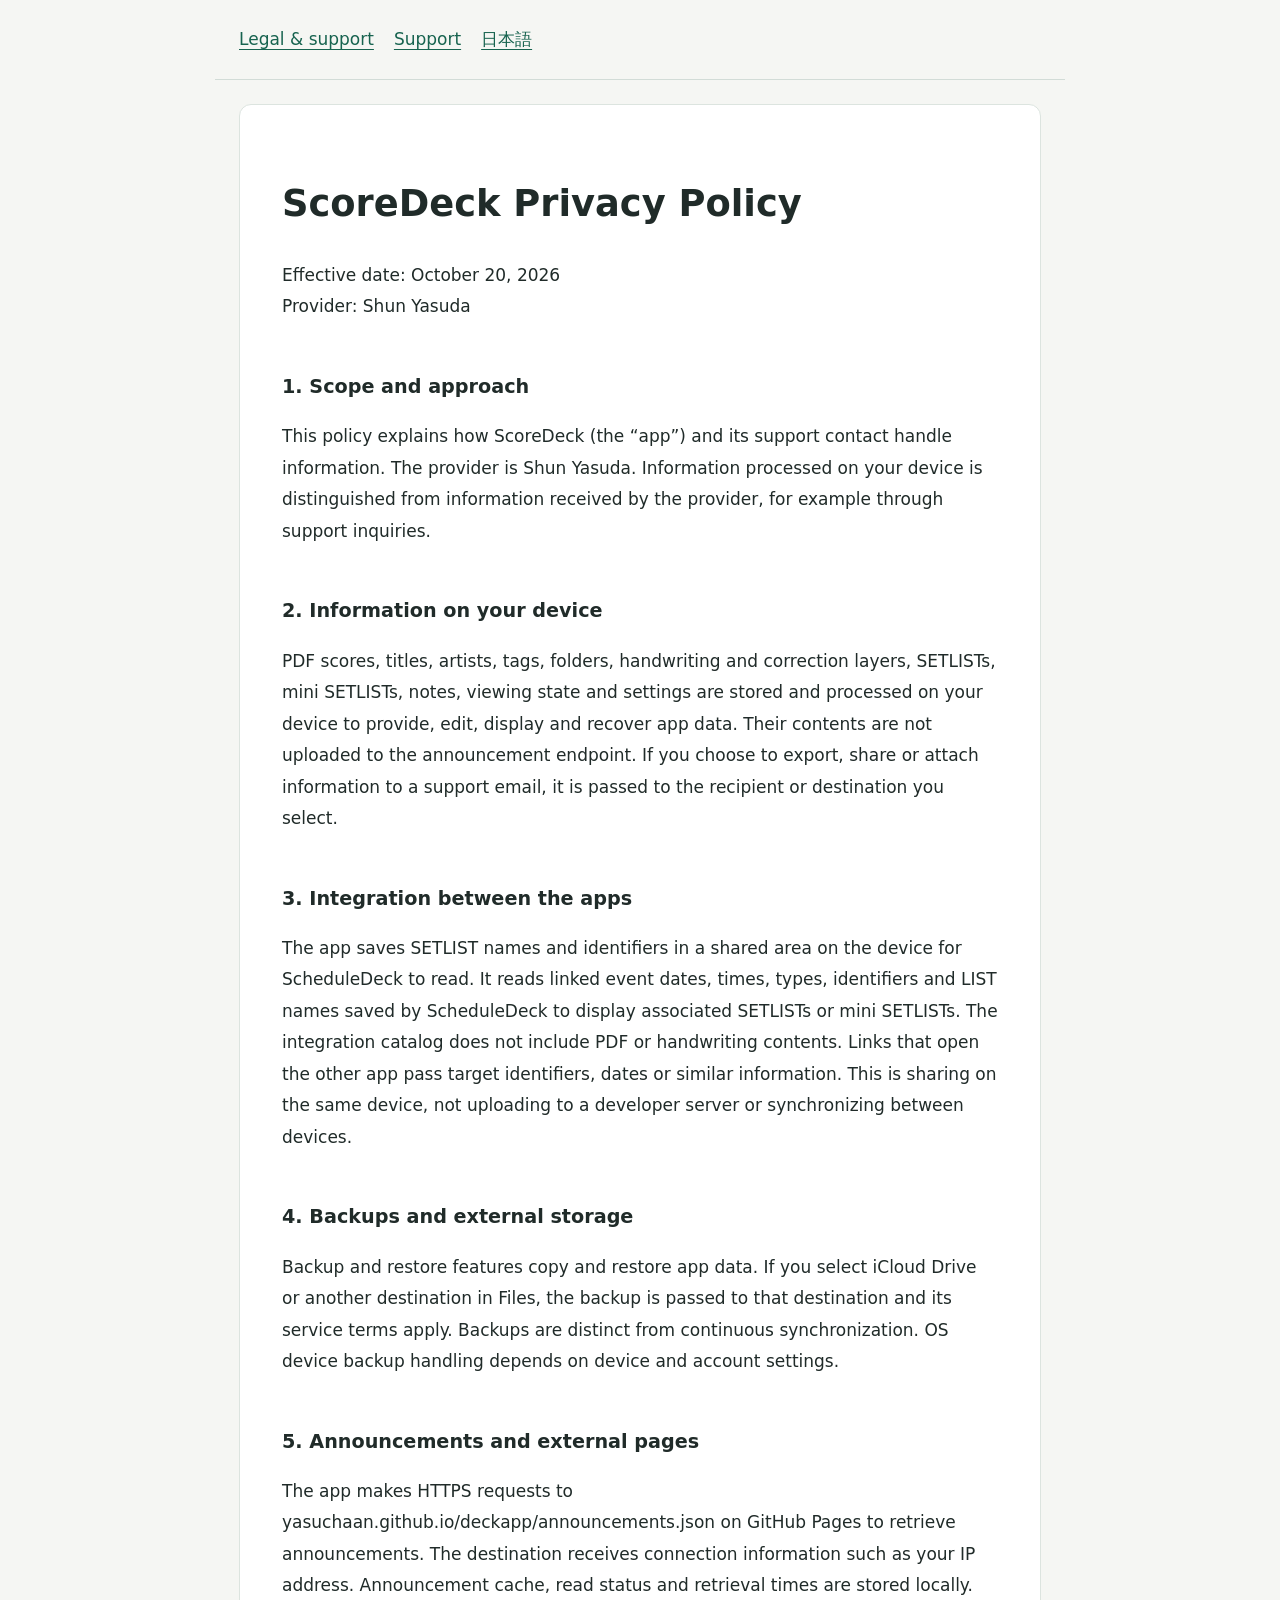
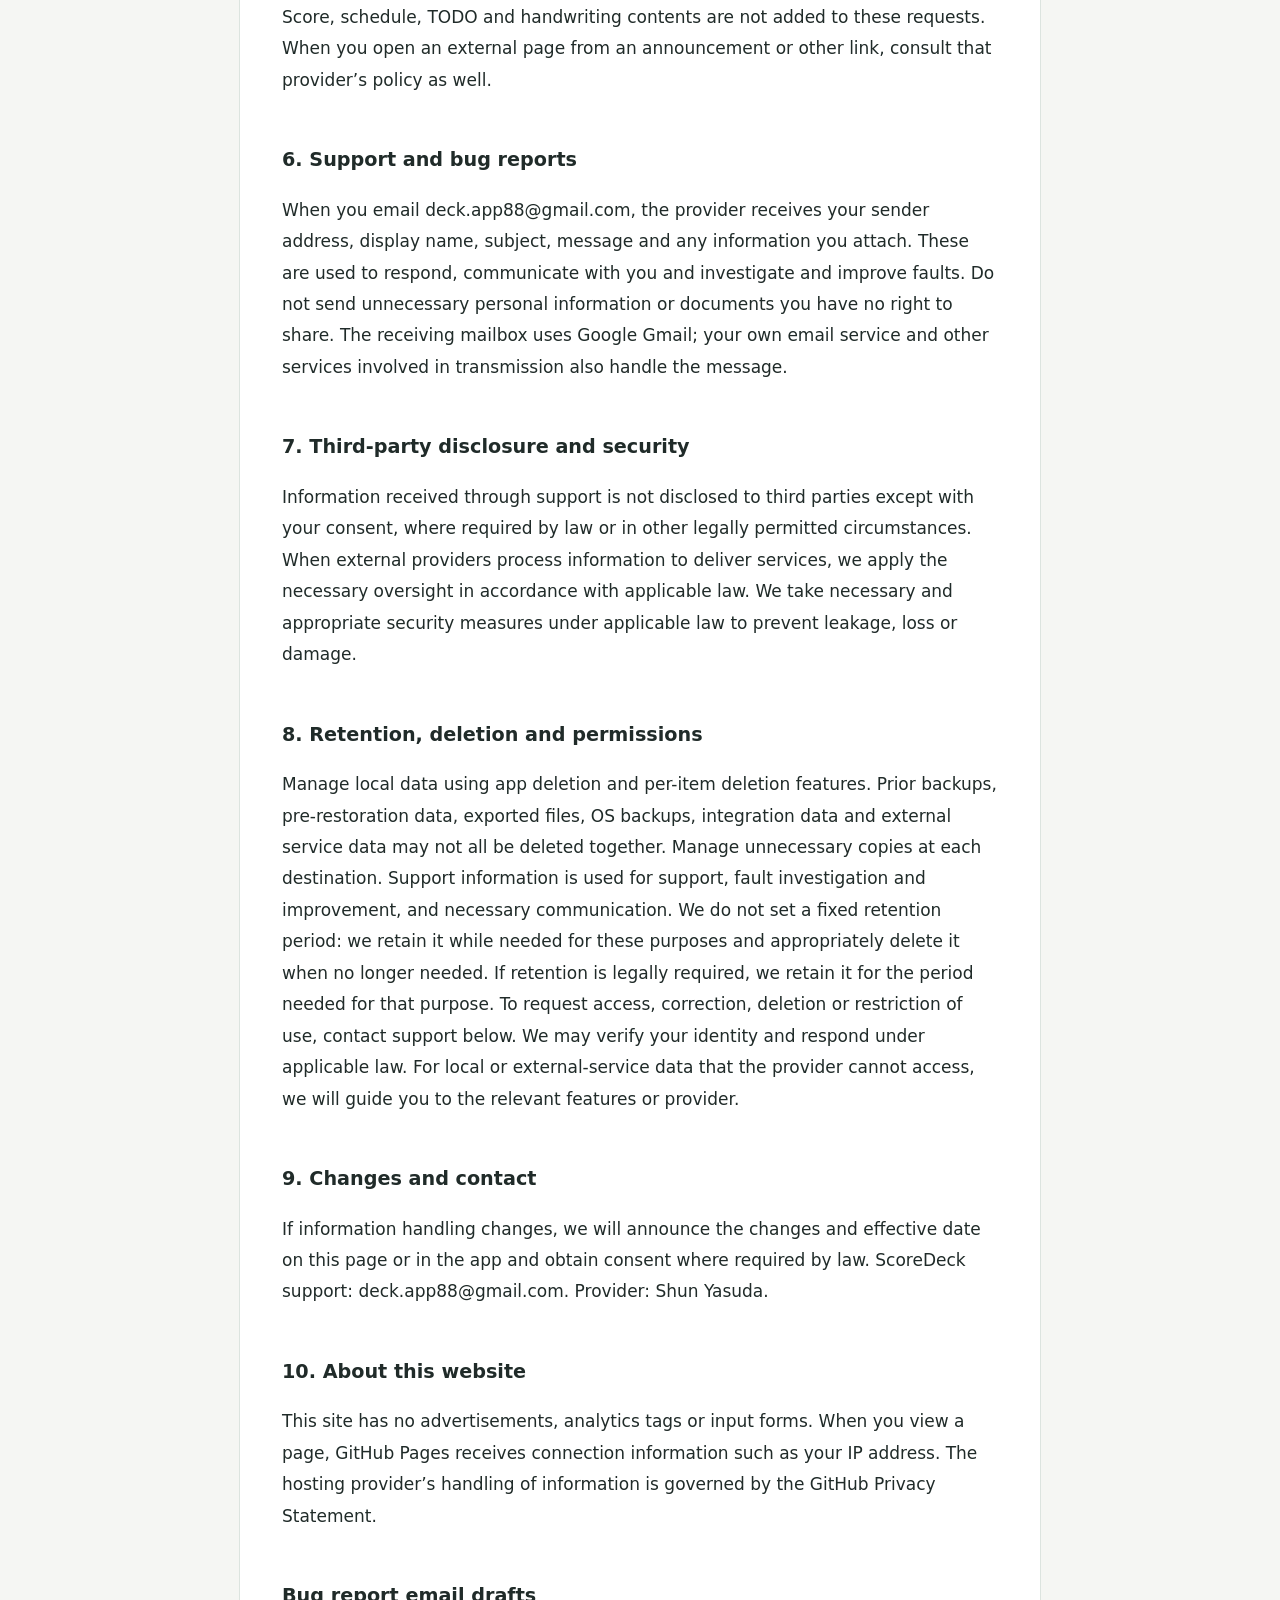
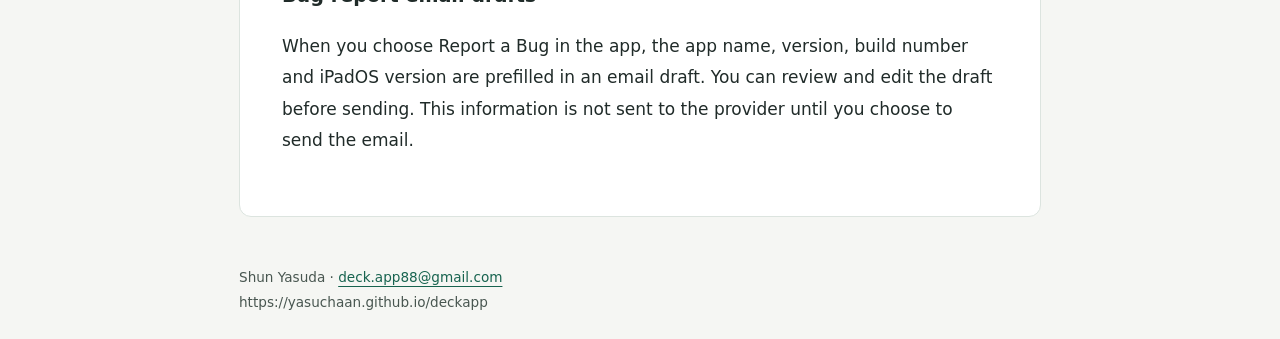
<file: docs/en/scoredeck/privacy/index.html>
<!doctype html><html lang="en"><head><meta charset="utf-8"><meta name="viewport" content="width=device-width,initial-scale=1"><title>ScoreDeck Privacy Policy | Deck Apps</title><link rel="stylesheet" href="../../../legal-assets/style.css"></head><body><header><nav aria-label="Main navigation"><a href="../../legal/index.html" >Legal &amp; support</a> <a href="../../support/index.html" >Support</a> <a href="../../../scoredeck/privacy/index.html" hreflang="ja">日本語</a></nav></header><main><article><h1>ScoreDeck Privacy Policy</h1>
<p>Effective date: October 20, 2026<br>Provider: Shun Yasuda</p>
<h2>1. Scope and approach</h2>
<p>This policy explains how ScoreDeck (the “app”) and its support contact handle information. The provider is Shun Yasuda. Information processed on your device is distinguished from information received by the provider, for example through support inquiries.</p>
<h2>2. Information on your device</h2>
<p>PDF scores, titles, artists, tags, folders, handwriting and correction layers, SETLISTs, mini SETLISTs, notes, viewing state and settings are stored and processed on your device to provide, edit, display and recover app data. Their contents are not uploaded to the announcement endpoint. If you choose to export, share or attach information to a support email, it is passed to the recipient or destination you select.</p>
<h2>3. Integration between the apps</h2>
<p>The app saves SETLIST names and identifiers in a shared area on the device for ScheduleDeck to read. It reads linked event dates, times, types, identifiers and LIST names saved by ScheduleDeck to display associated SETLISTs or mini SETLISTs. The integration catalog does not include PDF or handwriting contents. Links that open the other app pass target identifiers, dates or similar information. This is sharing on the same device, not uploading to a developer server or synchronizing between devices.</p>
<h2>4. Backups and external storage</h2>
<p>Backup and restore features copy and restore app data. If you select iCloud Drive or another destination in Files, the backup is passed to that destination and its service terms apply. Backups are distinct from continuous synchronization. OS device backup handling depends on device and account settings.</p>
<h2>5. Announcements and external pages</h2>
<p>The app makes HTTPS requests to yasuchaan.github.io/deckapp/announcements.json on GitHub Pages to retrieve announcements. The destination receives connection information such as your IP address. Announcement cache, read status and retrieval times are stored locally. Score, schedule, TODO and handwriting contents are not added to these requests. When you open an external page from an announcement or other link, consult that provider’s policy as well.</p>
<h2>6. Support and bug reports</h2>
<p>When you email deck.app88@gmail.com, the provider receives your sender address, display name, subject, message and any information you attach. These are used to respond, communicate with you and investigate and improve faults. Do not send unnecessary personal information or documents you have no right to share. The receiving mailbox uses Google Gmail; your own email service and other services involved in transmission also handle the message.</p>
<h2>7. Third-party disclosure and security</h2>
<p>Information received through support is not disclosed to third parties except with your consent, where required by law or in other legally permitted circumstances. When external providers process information to deliver services, we apply the necessary oversight in accordance with applicable law. We take necessary and appropriate security measures under applicable law to prevent leakage, loss or damage.</p>
<h2>8. Retention, deletion and permissions</h2>
<p>Manage local data using app deletion and per-item deletion features. Prior backups, pre-restoration data, exported files, OS backups, integration data and external service data may not all be deleted together. Manage unnecessary copies at each destination. Support information is used for support, fault investigation and improvement, and necessary communication. We do not set a fixed retention period: we retain it while needed for these purposes and appropriately delete it when no longer needed. If retention is legally required, we retain it for the period needed for that purpose. To request access, correction, deletion or restriction of use, contact support below. We may verify your identity and respond under applicable law. For local or external-service data that the provider cannot access, we will guide you to the relevant features or provider.</p>
<h2>9. Changes and contact</h2>
<p>If information handling changes, we will announce the changes and effective date on this page or in the app and obtain consent where required by law. ScoreDeck support: deck.app88@gmail.com. Provider: Shun Yasuda.</p>
<h2>10. About this website</h2>
<p>This site has no advertisements, analytics tags or input forms. When you view a page, GitHub Pages receives connection information such as your IP address. The hosting provider’s handling of information is governed by the GitHub Privacy Statement.</p>
<h2>Bug report email drafts</h2>
<p>When you choose Report a Bug in the app, the app name, version, build number and iPadOS version are prefilled in an email draft. You can review and edit the draft before sending. This information is not sent to the provider until you choose to send the email.</p></article></main><footer>Shun Yasuda · <a href="mailto:deck.app88@gmail.com">deck.app88@gmail.com</a><br>https://yasuchaan.github.io/deckapp</footer></body></html>
</file>
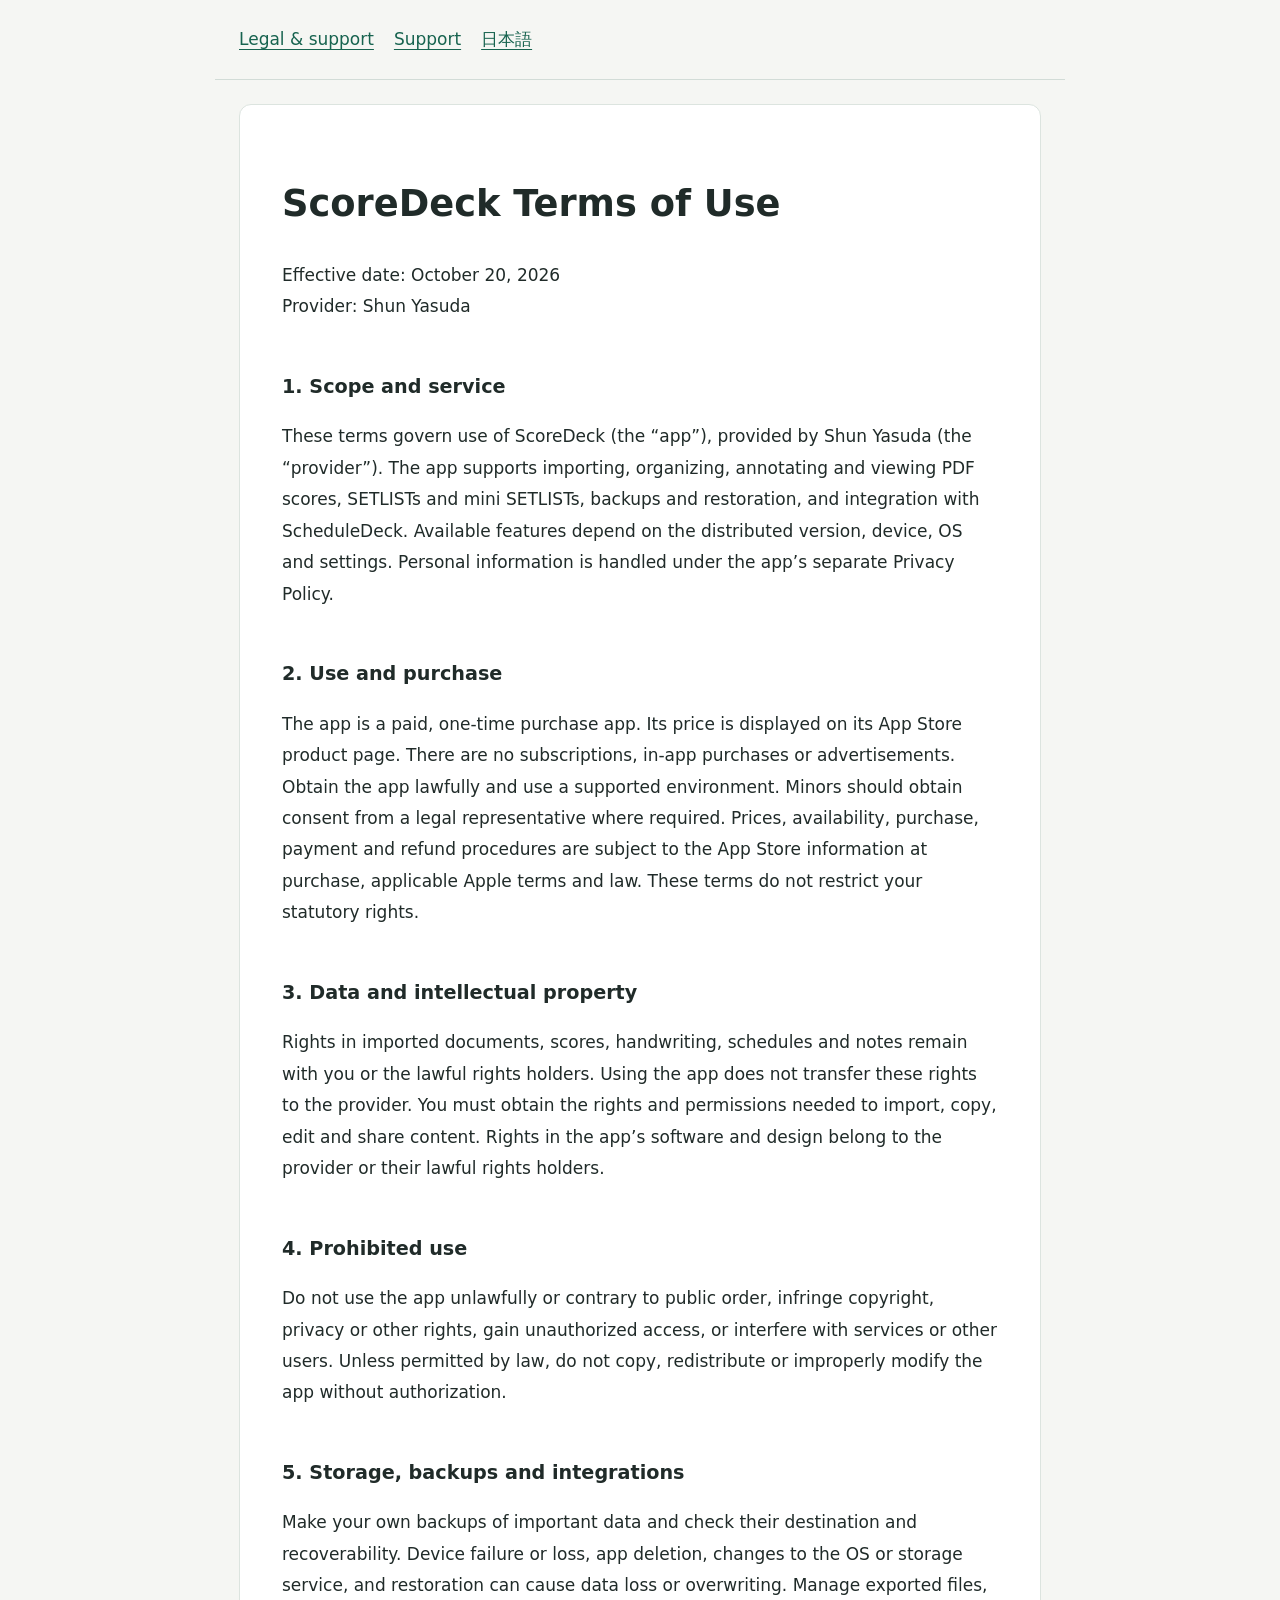
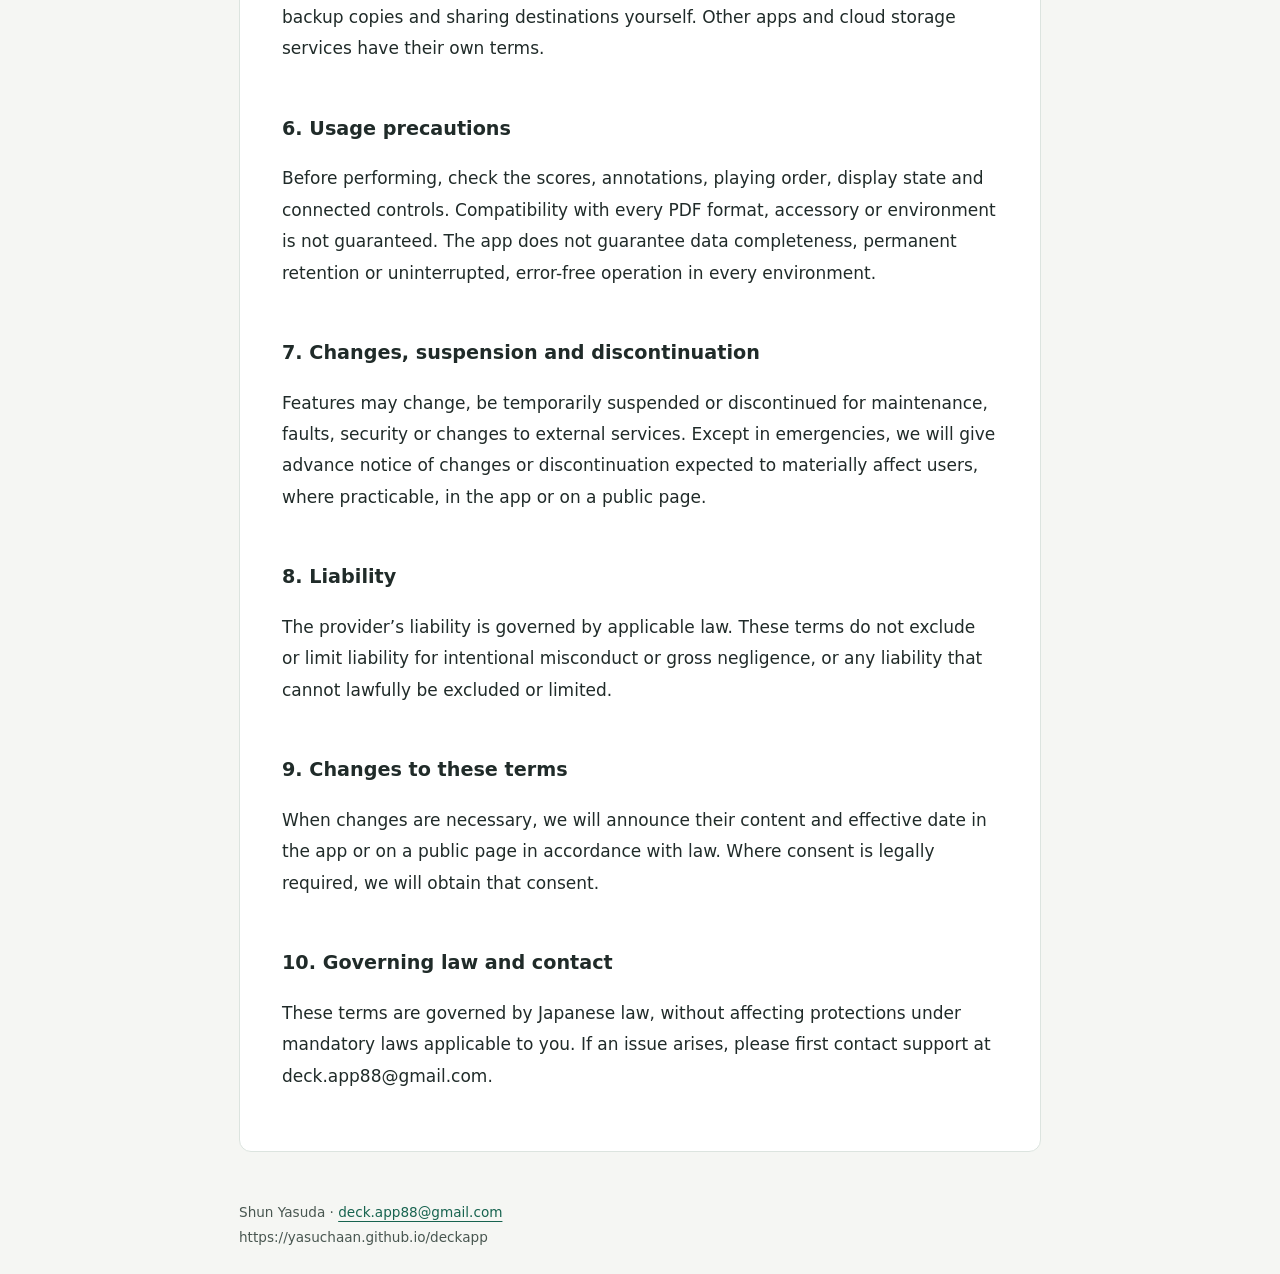
<file: docs/en/scoredeck/terms/index.html>
<!doctype html><html lang="en"><head><meta charset="utf-8"><meta name="viewport" content="width=device-width,initial-scale=1"><title>ScoreDeck Terms of Use | Deck Apps</title><link rel="stylesheet" href="../../../legal-assets/style.css"></head><body><header><nav aria-label="Main navigation"><a href="../../legal/index.html" >Legal &amp; support</a> <a href="../../support/index.html" >Support</a> <a href="../../../scoredeck/terms/index.html" hreflang="ja">日本語</a></nav></header><main><article><h1>ScoreDeck Terms of Use</h1>
<p>Effective date: October 20, 2026<br>Provider: Shun Yasuda</p>
<h2>1. Scope and service</h2>
<p>These terms govern use of ScoreDeck (the “app”), provided by Shun Yasuda (the “provider”). The app supports importing, organizing, annotating and viewing PDF scores, SETLISTs and mini SETLISTs, backups and restoration, and integration with ScheduleDeck. Available features depend on the distributed version, device, OS and settings. Personal information is handled under the app’s separate Privacy Policy.</p>
<h2>2. Use and purchase</h2>
<p>The app is a paid, one-time purchase app. Its price is displayed on its App Store product page. There are no subscriptions, in-app purchases or advertisements. Obtain the app lawfully and use a supported environment. Minors should obtain consent from a legal representative where required. Prices, availability, purchase, payment and refund procedures are subject to the App Store information at purchase, applicable Apple terms and law. These terms do not restrict your statutory rights.</p>
<h2>3. Data and intellectual property</h2>
<p>Rights in imported documents, scores, handwriting, schedules and notes remain with you or the lawful rights holders. Using the app does not transfer these rights to the provider. You must obtain the rights and permissions needed to import, copy, edit and share content. Rights in the app’s software and design belong to the provider or their lawful rights holders.</p>
<h2>4. Prohibited use</h2>
<p>Do not use the app unlawfully or contrary to public order, infringe copyright, privacy or other rights, gain unauthorized access, or interfere with services or other users. Unless permitted by law, do not copy, redistribute or improperly modify the app without authorization.</p>
<h2>5. Storage, backups and integrations</h2>
<p>Make your own backups of important data and check their destination and recoverability. Device failure or loss, app deletion, changes to the OS or storage service, and restoration can cause data loss or overwriting. Manage exported files, backup copies and sharing destinations yourself. Other apps and cloud storage services have their own terms.</p>
<h2>6. Usage precautions</h2>
<p>Before performing, check the scores, annotations, playing order, display state and connected controls. Compatibility with every PDF format, accessory or environment is not guaranteed. The app does not guarantee data completeness, permanent retention or uninterrupted, error-free operation in every environment.</p>
<h2>7. Changes, suspension and discontinuation</h2>
<p>Features may change, be temporarily suspended or discontinued for maintenance, faults, security or changes to external services. Except in emergencies, we will give advance notice of changes or discontinuation expected to materially affect users, where practicable, in the app or on a public page.</p>
<h2>8. Liability</h2>
<p>The provider’s liability is governed by applicable law. These terms do not exclude or limit liability for intentional misconduct or gross negligence, or any liability that cannot lawfully be excluded or limited.</p>
<h2>9. Changes to these terms</h2>
<p>When changes are necessary, we will announce their content and effective date in the app or on a public page in accordance with law. Where consent is legally required, we will obtain that consent.</p>
<h2>10. Governing law and contact</h2>
<p>These terms are governed by Japanese law, without affecting protections under mandatory laws applicable to you. If an issue arises, please first contact support at deck.app88@gmail.com.</p></article></main><footer>Shun Yasuda · <a href="mailto:deck.app88@gmail.com">deck.app88@gmail.com</a><br>https://yasuchaan.github.io/deckapp</footer></body></html>
</file>
<file: docs/legal-assets/style.css>
*{box-sizing:border-box}body{margin:0;background:#f5f6f3;color:#202b29;font:17px/1.85 system-ui,-apple-system,sans-serif}header,main,footer{max-width:850px;margin:auto;padding:24px}header{border-bottom:1px solid #d2dcd7}nav{display:flex;gap:20px;flex-wrap:wrap}a{color:#17634f;text-underline-offset:4px}h1{font-size:clamp(1.6rem,4vw,2.3rem);line-height:1.4}h2{font-size:1.2rem;margin-top:2.4em}p{overflow-wrap:anywhere}article{background:white;padding:clamp(16px,4vw,42px);border:1px solid #dce4df;border-radius:12px}.draft{border-left:4px solid #a67b27;padding:12px 18px;background:#faf1de}footer{font-size:.85rem;color:#485650}a:focus-visible{outline:3px solid #a67b27;outline-offset:4px}@media print{nav,.draft{display:none}body,article{background:white}article{border:0;padding:0}}
</file>
